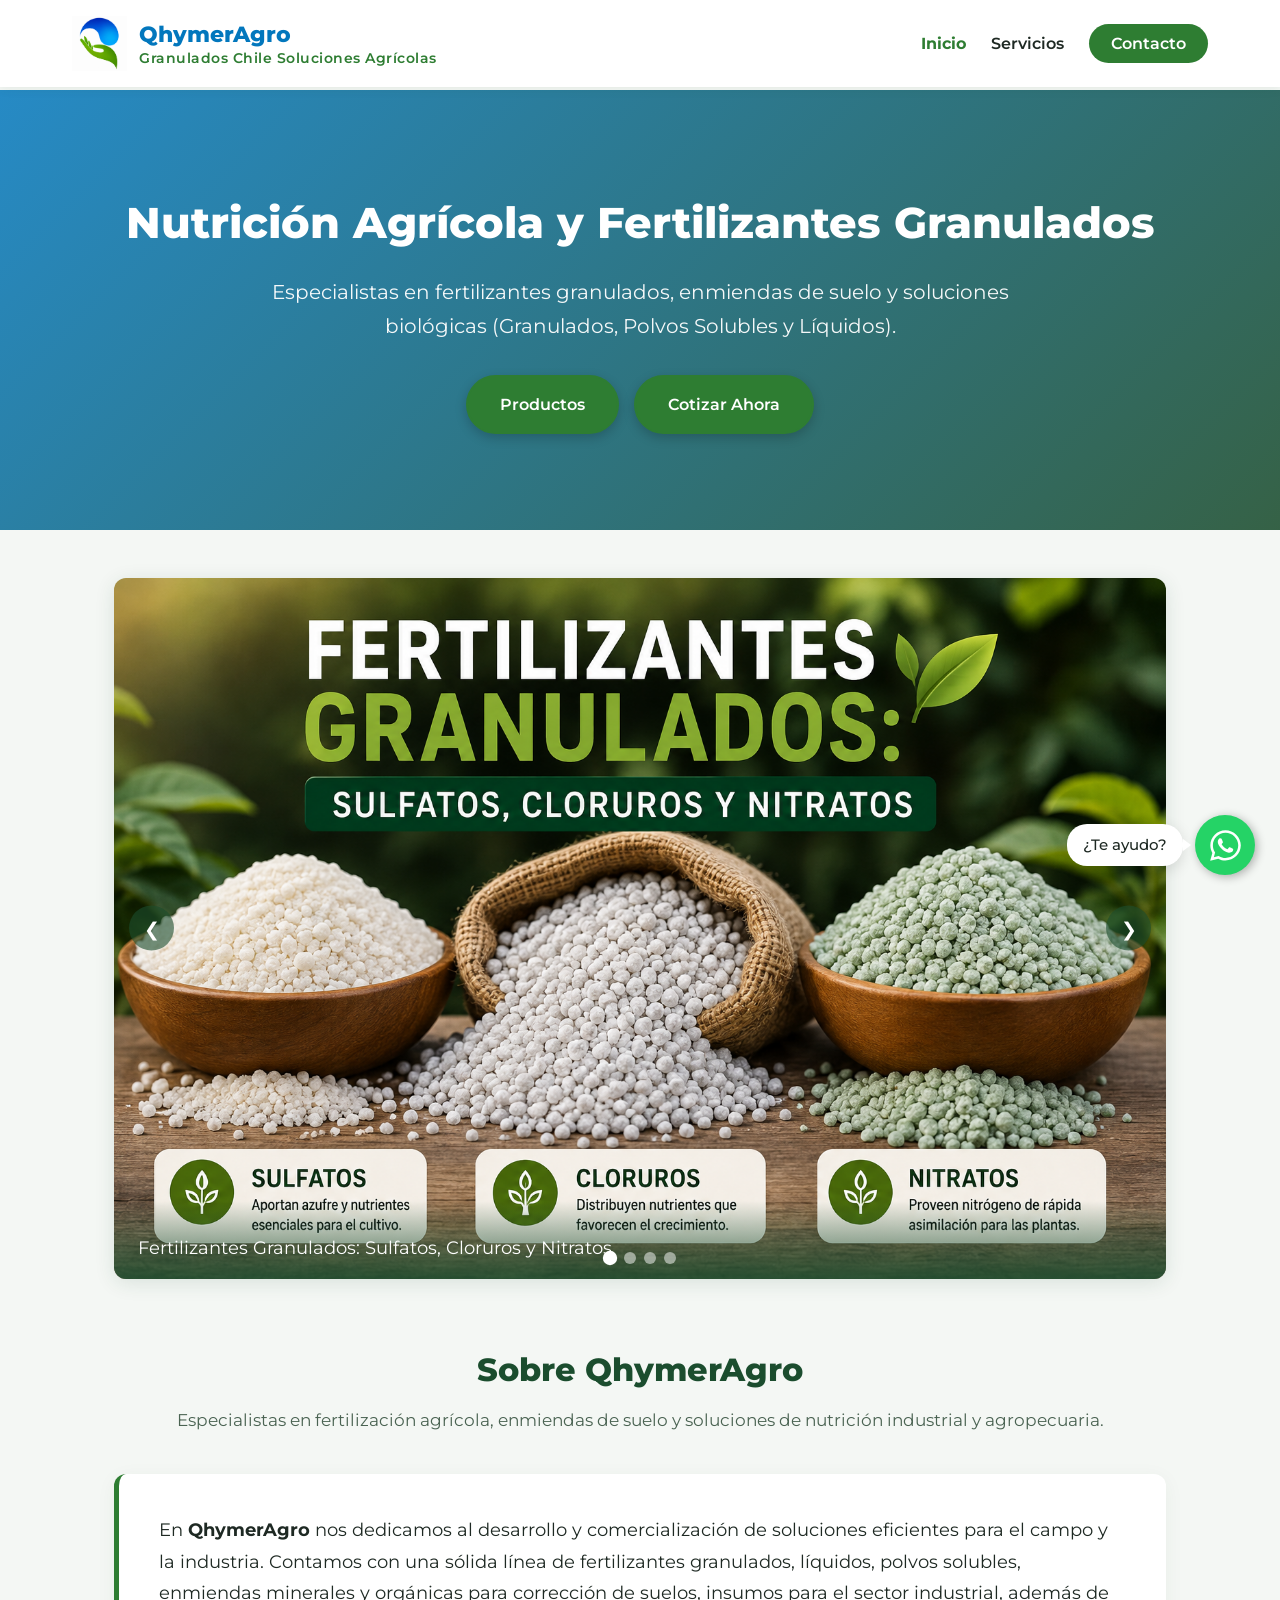
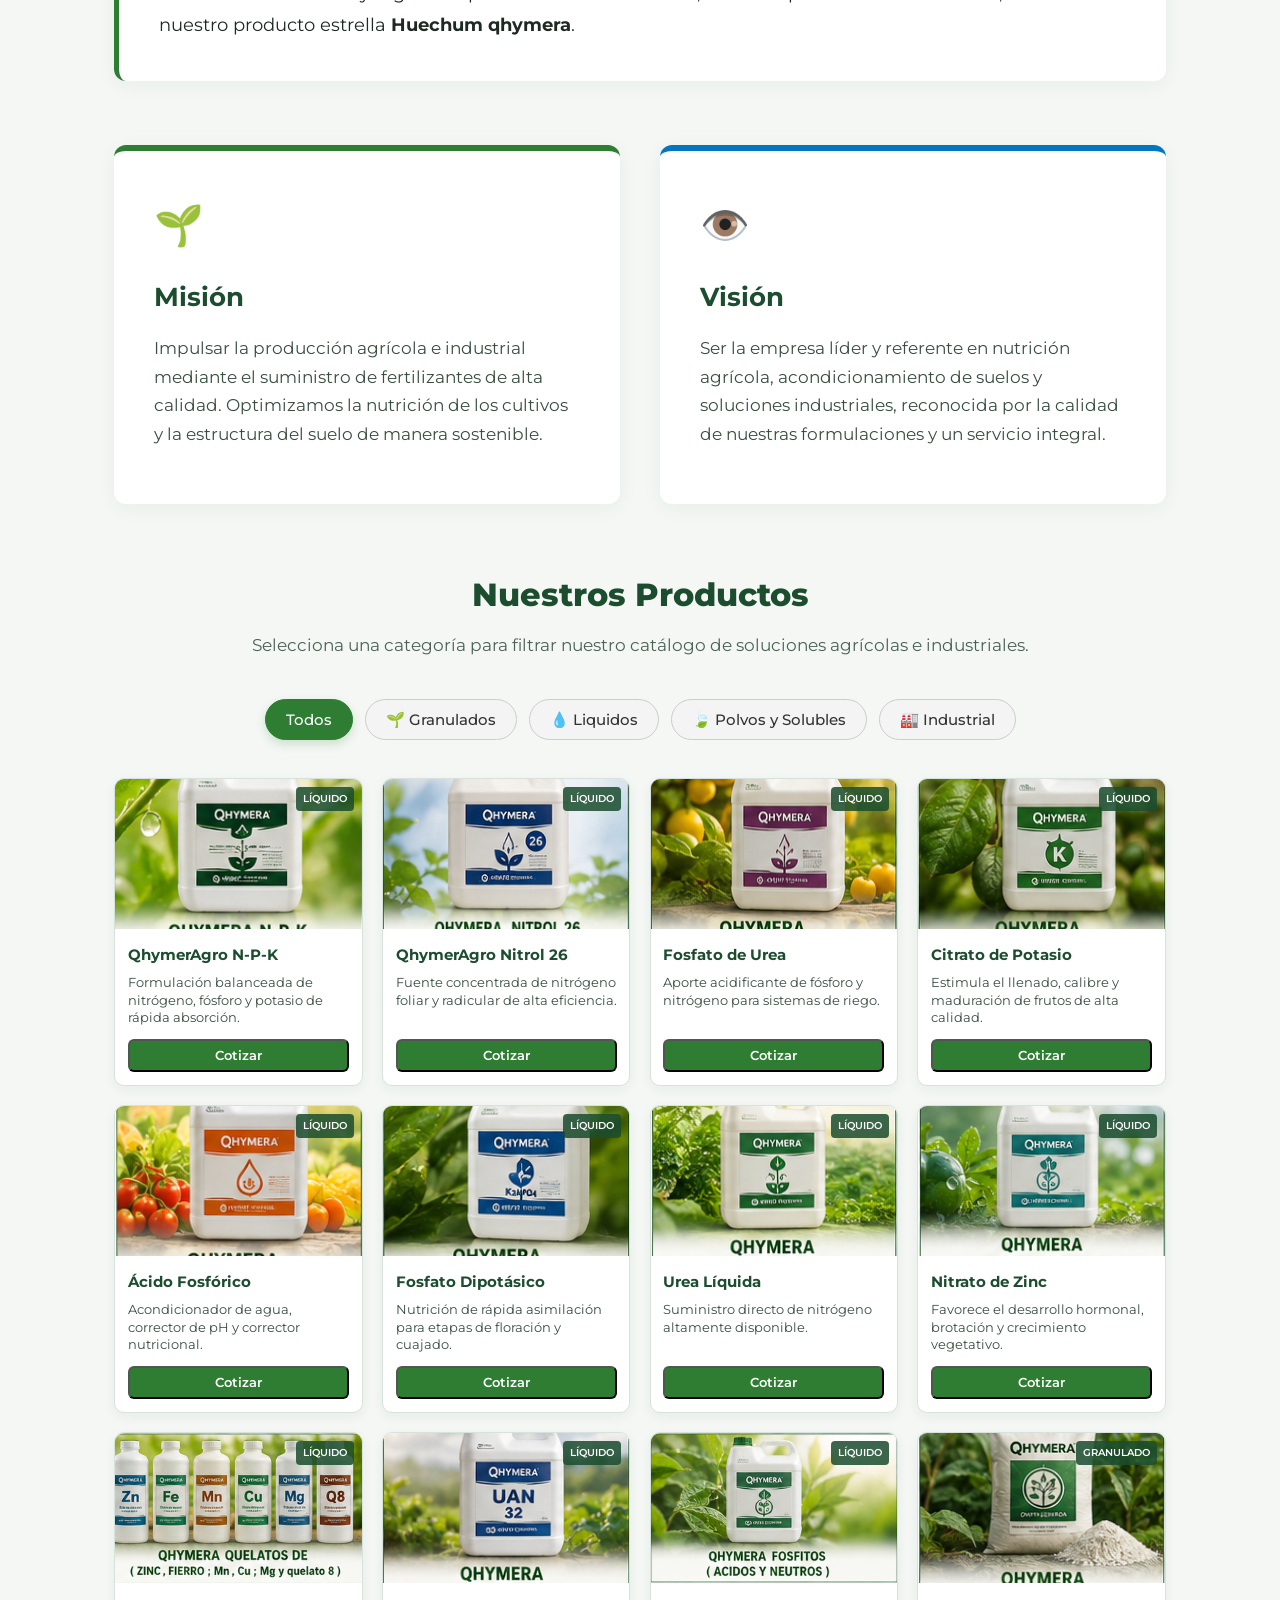
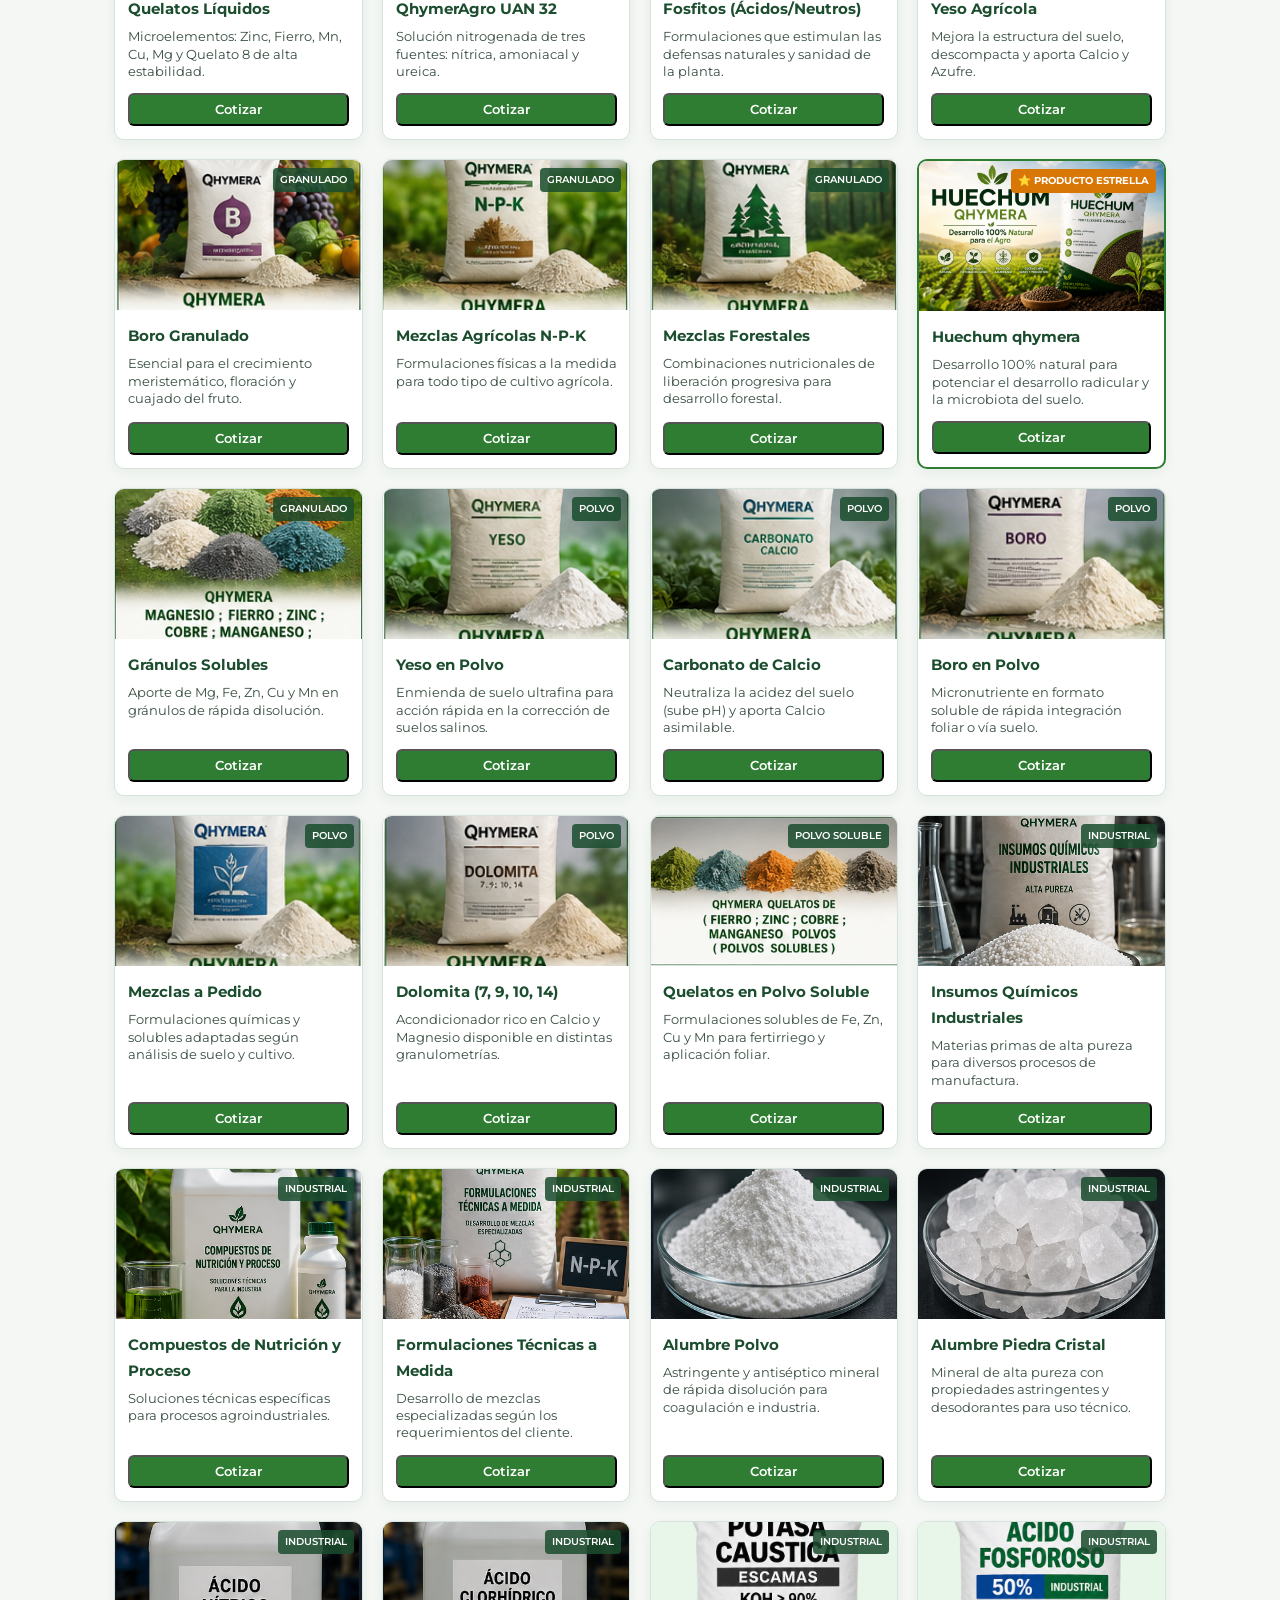
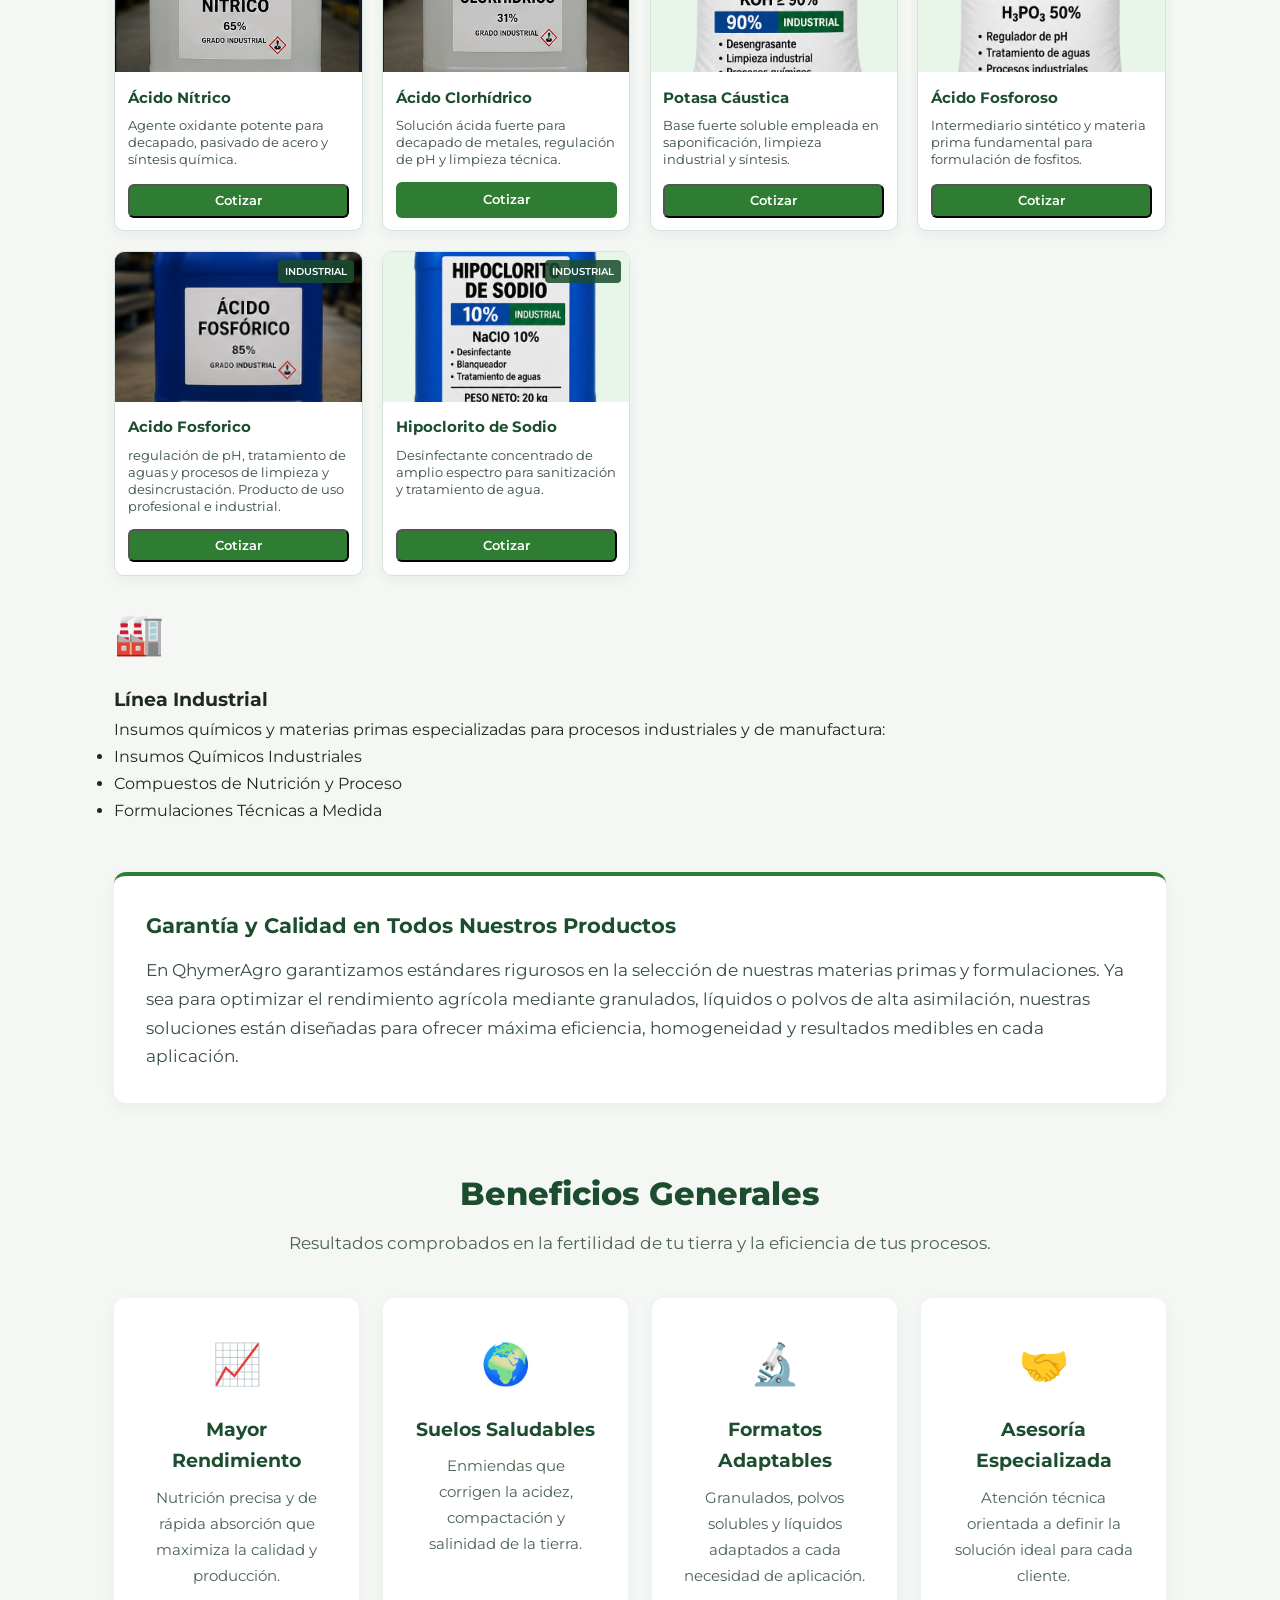
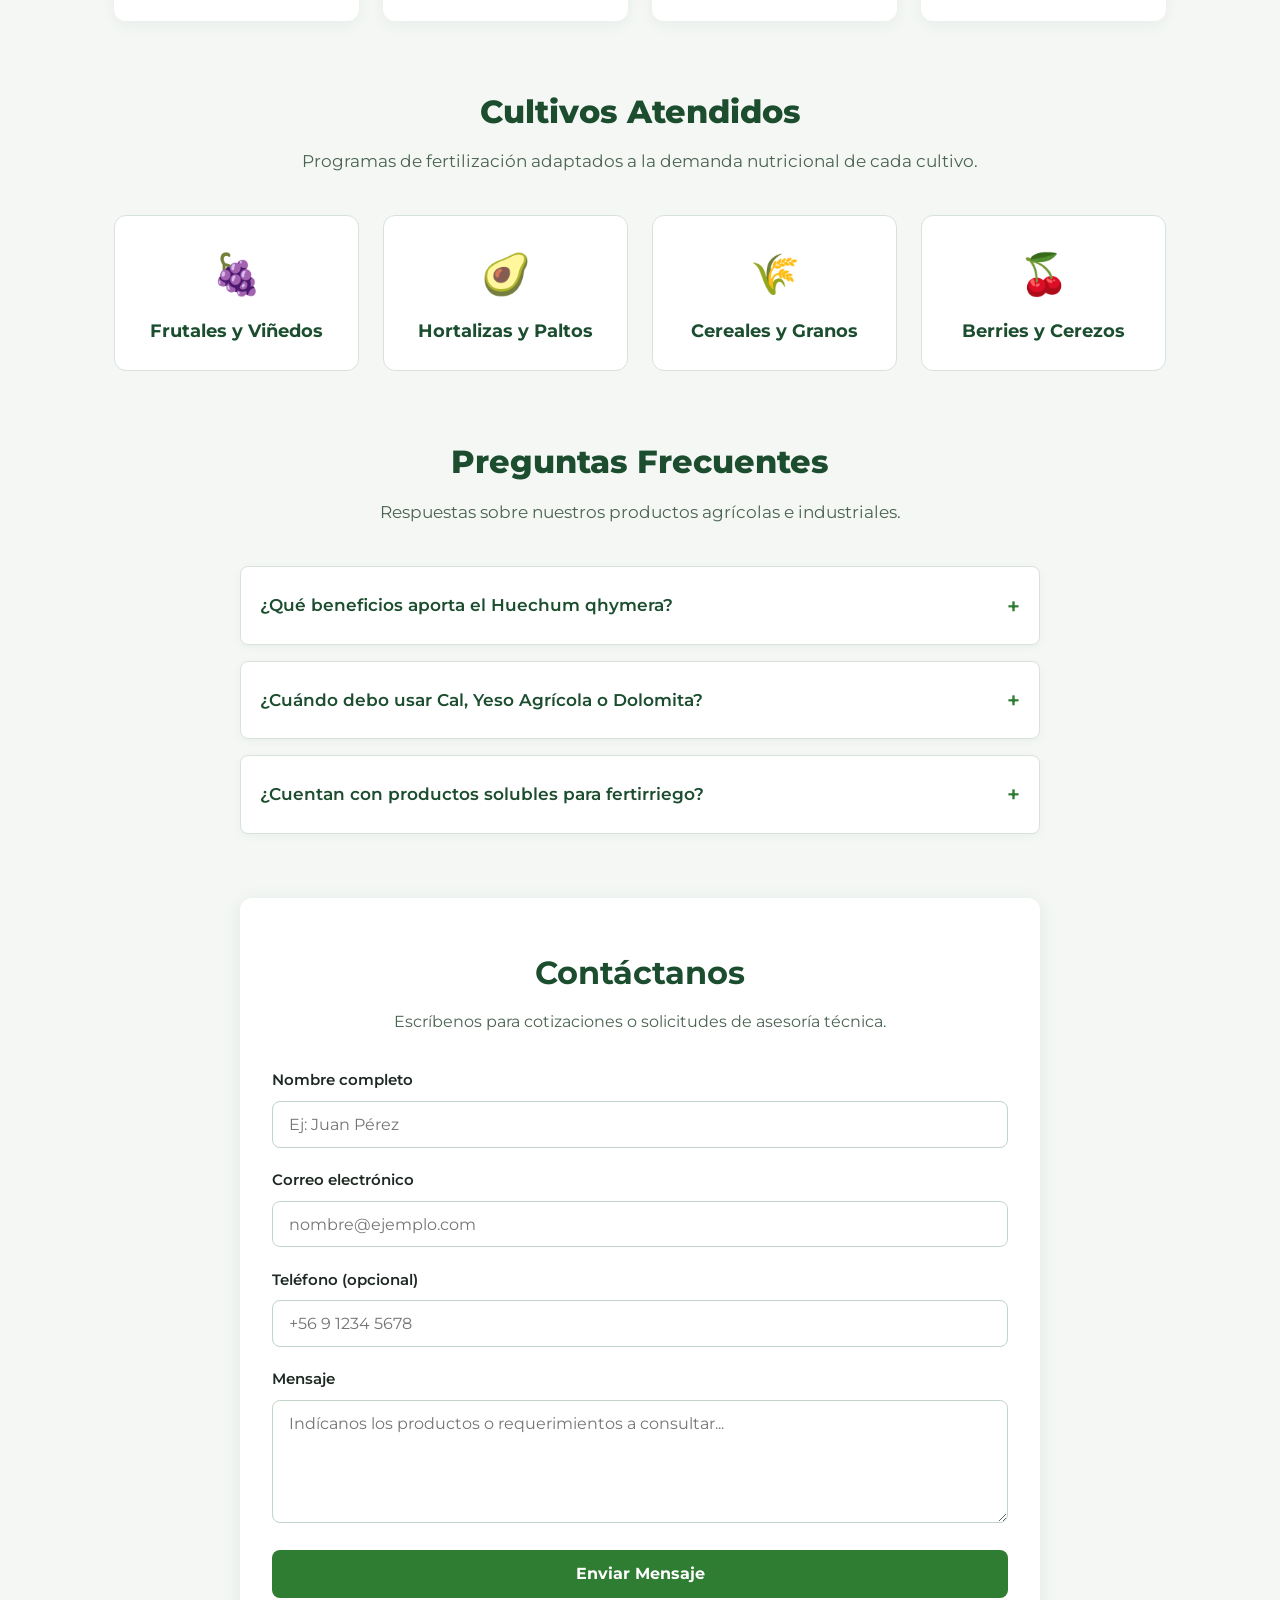
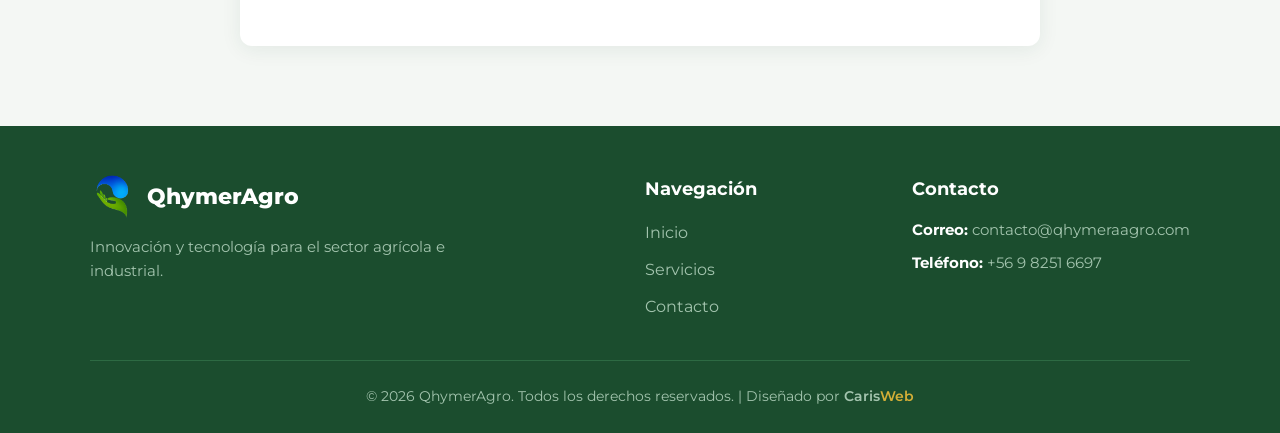
<file: index.html>
<!DOCTYPE html>
<html lang="es">
<head>
    <meta charset="UTF-8">
    <meta name="viewport" content="width=device-width, initial-scale=1.0">
    <title>QhymerAgro - Soluciones Agrícolas Sustentables</title>
    
    <!-- Meta etiquetas Open Graph -->
    <meta property="og:type" content="website">
    <meta property="og:url" content="https://www.qhymeraagro.com/">
    <meta property="og:title" content="QhymerAgro - Nutrición Agrícola y Granulados">
    <meta property="og:description" content="Especialistas en nutrición agrícola: fertilizantes granulados, enmiendas de suelo, polvos solubles, líquidos y Huechum qhymera.">
    <meta property="og:image" content="https://www.qhymeraagro.com/img/Logo1.png">
    <meta property="og:image:secure_url" content="https://www.qhymeraagro.com/img/Logo1.png">
    <meta property="og:image:type" content="image/png">
    <meta property="og:image:width" content="1254">
    <meta property="og:image:height" content="1254">

    <!-- Meta etiquetas para Twitter / X -->
    <meta name="twitter:card" content="summary_large_image">
    <meta name="twitter:url" content="https://www.qhymeraagro.com/">
    <meta name="twitter:title" content="QhymerAgro - Nutrición Agrícola y Granulados">
    <meta name="twitter:description" content="Fertilizantes granulados, enmiendas de suelo y formulaciones en polvo y líquidas a la medida.">
    <meta name="twitter:image" content="https://www.qhymeraagro.com/img/Logo1.png">

    <!-- Estilos, Fuentes y Favicon -->
    <link href="https://fonts.googleapis.com/css2?family=Roboto:wght@300;400;500;700&display=swap" rel="stylesheet">
    <link rel="stylesheet" href="styles.css">
    <link rel="icon" type="image/png" href="img/favicon.png?v=2">
</head>
<body>

    <!-- Encabezado -->
    <header>
        <div class="nav-container">
            <a href="/" class="logo-container">
                <img src="img/Logo.png" alt="Logo QhymerAgro">
                <div class="brand-text">
                    <span class="brand-name">QhymerAgro</span>
                    <span class="brand-subtitle">Granulados Chile Soluciones Agrícolas</span>
                </div>
            </a>
            <nav aria-label="Navegación principal">
                <ul>
                    <li><a href="#inicio" class="active">Inicio</a></li>
                    <li><a href="servicios.html">Servicios</a></li>
                    <li><a href="#contacto" class="nav-btn">Contacto</a></li>
                </ul>
            </nav>
        </div>
    </header>

    <!-- Sección Hero -->
    <section class="hero" id="inicio">
        <h1>Nutrición Agrícola y Fertilizantes Granulados</h1>
        <p>Especialistas en fertilizantes granulados, enmiendas de suelo y soluciones biológicas (Granulados, Polvos Solubles y Líquidos).</p>
        
        <div class="hero-buttons">
            <a href="#productos" class="hero-btn btn-mision">Productos</a>
            <a href="#contacto" class="hero-btn btn-vision">Cotizar Ahora</a>
        </div>
    </section>

    <!-- Carrusel de Galería -->
    <section class="carousel-section" id="galeria" aria-label="Galería de productos">
        <div class="carousel-container">
            <div class="carousel-slide active">
                <img src="img/granulados.png" alt="Fertilizantes Granulados Agrícolas">
                <div class="carousel-caption">Fertilizantes Granulados: Sulfatos, Cloruros y Nitratos</div>
            </div>
            
            <div class="carousel-slide">
                <img src="img/enmiendas.png" alt="Enmiendas Agrícolas de Suelo">
                <div class="carousel-caption">Enmiendas Agrícolas: Cal, Yeso, Dolomita y Guano Rojo</div>
            </div>

            <div class="carousel-slide">
                <img src="img/polvos_liquidos.png" alt="Formulaciones Solubles en Polvo y Líquidas">
                <div class="carousel-caption">Formulaciones Especializadas: Polvos Solubles y Bioestimulantes Líquidos</div>
            </div>

            <div class="carousel-slide">
                <img src="img/suelos_fertiles.png" alt="Producto estrella Huechum qhymera">
                <div class="carousel-caption">Huechum qhymera: Desarrollo 100% Natural para el Agro</div>
            </div>

            <button class="carousel-btn prev-btn" aria-label="Imagen anterior">&#10094;</button>
            <button class="carousel-btn next-btn" aria-label="Siguiente imagen">&#10095;</button>

            <div class="carousel-dots">
                <span class="dot active"></span>
                <span class="dot"></span>
                <span class="dot"></span>
                <span class="dot"></span>
            </div>
        </div>
    </section>

    <!-- Sobre la Empresa -->
    <section class="section-container" id="sobre-nosotros">
        <div class="section-title">
            <h2>Sobre QhymerAgro</h2>
            <p>Especialistas en fertilización agrícola, enmiendas de suelo y soluciones de nutrición industrial y agropecuaria.</p>
        </div>
        <div class="about-content">
            <p>En <strong>QhymerAgro</strong> nos dedicamos al desarrollo y comercialización de soluciones eficientes para el campo y la industria. Contamos con una sólida línea de fertilizantes granulados, líquidos, polvos solubles, enmiendas minerales y orgánicas para corrección de suelos, insumos para el sector industrial, además de nuestro producto estrella <strong>Huechum qhymera</strong>.</p>
        </div>
    </section>

    <!-- Misión y Visión -->
    <main class="container">
        <div class="grid-cards">
            <article class="card" id="mision">
                <div class="card-icon" aria-hidden="true">🌱</div>
                <h2>Misión</h2>
                <p>
                    Impulsar la producción agrícola e industrial mediante el suministro de fertilizantes de alta calidad. Optimizamos la nutrición de los cultivos y la estructura del suelo de manera sostenible.
                </p>
            </article>

            <article class="card vision-card" id="vision">
                <div class="card-icon" aria-hidden="true">👁️</div>
                <h2>Visión</h2>
                <p>
                    Ser la empresa líder y referente en nutrición agrícola, acondicionamiento de suelos y soluciones industriales, reconocida por la calidad de nuestras formulaciones y un servicio integral.
                </p>
            </article>
        </div>
    </main>

<!-- Sección de Productos Unificada con Filtros -->
<section class="section-container" id="productos">
    <div class="section-title">
        <h2>Nuestros Productos</h2>
        <p>Selecciona una categoría para filtrar nuestro catálogo de soluciones agrícolas e industriales.</p>
    </div>

    <!-- Barra de Filtros -->
    <div class="filter-buttons">
        <button class="filter-btn active" data-filter="all">Todos</button>
        <button class="filter-btn" data-filter="granulados">🌱 Granulados</button>
        <button class="filter-btn" data-filter="liquidos">💧 Liquidos</button>
        <button class="filter-btn" data-filter="polvos">🍃 Polvos y Solubles</button>
        <button class="filter-btn" data-filter="industrial">🏭 Industrial</button>
    </div>

    <!-- Catálogo Único de Productos -->
    <div class="products-catalog-grid">

        <!-- LÍQUIDOS -->
        <article class="product-item-card" data-category="liquidos">
            <div class="product-img-wrapper">
                <img src="img/polvos_liquidos1.png" alt="QhymerAgro N-P-K">
                <span class="product-badge">Líquido</span>
            </div>
            <div class="product-info">
                <h4 class="product-title">QhymerAgro N-P-K</h4>
                <p class="product-description">Formulación balanceada de nitrógeno, fósforo y potasio de rápida absorción.</p>
                <button class="product-btn">Cotizar</button></a>
            </div>
        </article>

        <article class="product-item-card" data-category="liquidos">
            <div class="product-img-wrapper">
                <img src="img/polvos_liquidos2.png" alt="QhymerAgro Nitrol 26">
                <span class="product-badge">Líquido</span>
            </div>
            <div class="product-info">
                <h4 class="product-title">QhymerAgro Nitrol 26</h4>
                <p class="product-description">Fuente concentrada de nitrógeno foliar y radicular de alta eficiencia.</p>
                <button class="product-btn">Cotizar</button></a>
            </div>
        </article>

        <article class="product-item-card" data-category="liquidos">
            <div class="product-img-wrapper">
                <img src="img/polvos_liquidos3.png" alt="QhymerAgro Fosfato de Urea">
                <span class="product-badge">Líquido</span>
            </div>
            <div class="product-info">
                <h4 class="product-title">Fosfato de Urea</h4>
                <p class="product-description">Aporte acidificante de fósforo y nitrógeno para sistemas de riego.</p>
                <button class="product-btn">Cotizar</button></a>
            </div>
        </article>

        <article class="product-item-card" data-category="liquidos">
            <div class="product-img-wrapper">
                <img src="img/polvos_liquidos4.png" alt="QhymerAgro Citrato de Potasio">
                <span class="product-badge">Líquido</span>
            </div>
            <div class="product-info">
                <h4 class="product-title">Citrato de Potasio</h4>
                <p class="product-description">Estimula el llenado, calibre y maduración de frutos de alta calidad.</p>
                <button class="product-btn">Cotizar</button></a>
            </div>
        </article>

        <article class="product-item-card" data-category="liquidos">
            <div class="product-img-wrapper">
                <img src="img/polvos_liquidos5.png" alt="QhymerAgro Ácido Fosfórico">
                <span class="product-badge">Líquido</span>
            </div>
            <div class="product-info">
                <h4 class="product-title">Ácido Fosfórico</h4>
                <p class="product-description">Acondicionador de agua, corrector de pH y corrector nutricional.</p>
                <button class="product-btn">Cotizar</button></a>
            </div>
        </article>

        <article class="product-item-card" data-category="liquidos">
            <div class="product-img-wrapper">
                <img src="img/polvos_liquidos6.png" alt="QhymerAgro Fosfato Dipotásico">
                <span class="product-badge">Líquido</span>
            </div>
            <div class="product-info">
                <h4 class="product-title">Fosfato Dipotásico</h4>
                <p class="product-description">Nutrición de rápida asimilación para etapas de floración y cuajado.</p>
                <button class="product-btn">Cotizar</button></a>
            </div>
        </article>

        <article class="product-item-card" data-category="liquidos">
            <div class="product-img-wrapper">
                <img src="img/polvos_liquidos7.png" alt="QhymerAgro Urea Líquida">
                <span class="product-badge">Líquido</span>
            </div>
            <div class="product-info">
                <h4 class="product-title">Urea Líquida</h4>
                <p class="product-description">Suministro directo de nitrógeno altamente disponible.</p>
                <button class="product-btn">Cotizar</button></a>
            </div>
        </article>

        <article class="product-item-card" data-category="liquidos">
            <div class="product-img-wrapper">
                <img src="img/polvos_liquidos8.png" alt="QhymerAgro Nitrato de Zinc">
                <span class="product-badge">Líquido</span>
            </div>
            <div class="product-info">
                <h4 class="product-title">Nitrato de Zinc</h4>
                <p class="product-description">Favorece el desarrollo hormonal, brotación y crecimiento vegetativo.</p>
                <button class="product-btn">Cotizar</button></a>
            </div>
        </article>

        <article class="product-item-card" data-category="liquidos">
            <div class="product-img-wrapper">
                <img src="img/polvos_liquidos9.png" alt="QhymerAgro Quelatos Líquidos">
                <span class="product-badge">Líquido</span>
            </div>
            <div class="product-info">
                <h4 class="product-title">Quelatos Líquidos</h4>
                <p class="product-description">Microelementos: Zinc, Fierro, Mn, Cu, Mg y Quelato 8 de alta estabilidad.</p>
                <button class="product-btn">Cotizar</button></a>
            </div>
        </article>

        <article class="product-item-card" data-category="liquidos">
            <div class="product-img-wrapper">
                <img src="img/polvos_liquidos10.png" alt="QhymerAgro UAN 32">
                <span class="product-badge">Líquido</span>
            </div>
            <div class="product-info">
                <h4 class="product-title">QhymerAgro UAN 32</h4>
                <p class="product-description">Solución nitrogenada de tres fuentes: nítrica, amoniacal y ureica.</p>
                <button class="product-btn">Cotizar</button></a>
            </div>
        </article>

        <article class="product-item-card" data-category="liquidos">
            <div class="product-img-wrapper">
                <img src="img/polvos_liquidos11.png" alt="QhymerAgro Fosfitos">
                <span class="product-badge">Líquido</span>
            </div>
            <div class="product-info">
                <h4 class="product-title">Fosfitos (Ácidos/Neutros)</h4>
                <p class="product-description">Formulaciones que estimulan las defensas naturales y sanidad de la planta.</p>
                <button class="product-btn">Cotizar</button></a>
            </div>
        </article>

        <!-- GRANULADOS -->
        <article class="product-item-card" data-category="granulados">
            <div class="product-img-wrapper">
                <img src="img/enmiendas1.png" alt="QhymerAgro Yeso Agrícola Granulado">
                <span class="product-badge">Granulado</span>
            </div>
            <div class="product-info">
                <h4 class="product-title">Yeso Agrícola</h4>
                <p class="product-description">Mejora la estructura del suelo, descompacta y aporta Calcio y Azufre.</p>
                <button class="product-btn">Cotizar</button></a>
            </div>
        </article>

        <article class="product-item-card" data-category="granulados">
            <div class="product-img-wrapper">
                <img src="img/enmiendas2.png" alt="QhymerAgro Boro Granulado">
                <span class="product-badge">Granulado</span>
            </div>
            <div class="product-info">
                <h4 class="product-title">Boro Granulado</h4>
                <p class="product-description">Esencial para el crecimiento meristemático, floración y cuajado del fruto.</p>
                <button class="product-btn">Cotizar</button></a>
            </div>
        </article>

        <article class="product-item-card" data-category="granulados">
            <div class="product-img-wrapper">
                <img src="img/enmiendas3.png" alt="QhymerAgro Mezclas Agrícolas N-P-K">
                <span class="product-badge">Granulado</span>
            </div>
            <div class="product-info">
                <h4 class="product-title">Mezclas Agrícolas N-P-K</h4>
                <p class="product-description">Formulaciones físicas a la medida para todo tipo de cultivo agrícola.</p>
                <button class="product-btn">Cotizar</button></a>
            </div>
        </article>

        <article class="product-item-card" data-category="granulados">
            <div class="product-img-wrapper">
                <img src="img/enmiendas4.png" alt="QhymerAgro Mezclas Forestales">
                <span class="product-badge">Granulado</span>
            </div>
            <div class="product-info">
                <h4 class="product-title">Mezclas Forestales</h4>
                <p class="product-description">Combinaciones nutricionales de liberación progresiva para desarrollo forestal.</p>
                <button class="product-btn">Cotizar</button></a>
            </div>
        </article>

        <article class="product-item-card featured-product" data-category="granulados">
            <div class="product-img-wrapper">
                <img src="img/suelos_fertiles.png" alt="Huechum qhymera">
                <span class="product-badge badge-star">⭐ Producto Estrella</span>
            </div>
            <div class="product-info">
                <h4 class="product-title">Huechum qhymera</h4>
                <p class="product-description">Desarrollo 100% natural para potenciar el desarrollo radicular y la microbiota del suelo.</p>
                <button class="product-btn">Cotizar</button></a>
            </div>
        </article>

        <article class="product-item-card" data-category="granulados">
            <div class="product-img-wrapper">
                <img src="img/enmiendas6.png" alt="QhymerAgro Gránulos Solubles">
                <span class="product-badge">Granulado</span>
            </div>
            <div class="product-info">
                <h4 class="product-title">Gránulos Solubles</h4>
                <p class="product-description">Aporte de Mg, Fe, Zn, Cu y Mn en gránulos de rápida disolución.</p>
                <button class="product-btn">Cotizar</button></a>
            </div>
        </article>

        <!-- POLVOS Y SOLUBLES -->
        <article class="product-item-card" data-category="polvos">
            <div class="product-img-wrapper">
                <img src="img/polvos.png" alt="QhymerAgro Yeso Polvo">
                <span class="product-badge">Polvo</span>
            </div>
            <div class="product-info">
                <h4 class="product-title">Yeso en Polvo</h4>
                <p class="product-description">Enmienda de suelo ultrafina para acción rápida en la corrección de suelos salinos.</p>
                <button class="product-btn">Cotizar</button></a>
            </div>
        </article>

        <article class="product-item-card" data-category="polvos">
            <div class="product-img-wrapper">
                <img src="img/polvos1.png" alt="QhymerAgro Carbonato de Calcio">
                <span class="product-badge">Polvo</span>
            </div>
            <div class="product-info">
                <h4 class="product-title">Carbonato de Calcio</h4>
                <p class="product-description">Neutraliza la acidez del suelo (sube pH) y aporta Calcio asimilable.</p>
                <button class="product-btn">Cotizar</button></a>
            </div>
        </article>

        <article class="product-item-card" data-category="polvos">
            <div class="product-img-wrapper">
                <img src="img/polvos2.png" alt="QhymerAgro Boro Polvo">
                <span class="product-badge">Polvo</span>
            </div>
            <div class="product-info">
                <h4 class="product-title">Boro en Polvo</h4>
                <p class="product-description">Micronutriente en formato soluble de rápida integración foliar o vía suelo.</p>
                <button class="product-btn">Cotizar</button></a>
            </div>
        </article>

        <article class="product-item-card" data-category="polvos">
            <div class="product-img-wrapper">
                <img src="img/polvos3.png" alt="QhymerAgro Mezclas a Pedido">
                <span class="product-badge">Polvo</span>
            </div>
            <div class="product-info">
                <h4 class="product-title">Mezclas a Pedido</h4>
                <p class="product-description">Formulaciones químicas y solubles adaptadas según análisis de suelo y cultivo.</p>
                <button class="product-btn">Cotizar</button></a>
            </div>
        </article>

        <article class="product-item-card" data-category="polvos">
            <div class="product-img-wrapper">
                <img src="img/polvos4.png" alt="QhymerAgro Dolomita">
                <span class="product-badge">Polvo</span>
            </div>
            <div class="product-info">
                <h4 class="product-title">Dolomita (7, 9, 10, 14)</h4>
                <p class="product-description">Acondicionador rico en Calcio y Magnesio disponible en distintas granulometrías.</p>
                <button class="product-btn">Cotizar</button></a>
            </div>
        </article>

        <article class="product-item-card" data-category="polvos">
            <div class="product-img-wrapper">
                <img src="img/polvos5.png" alt="QhymerAgro Quelatos Polvo Soluble">
                <span class="product-badge">Polvo Soluble</span>
            </div>
            <div class="product-info">
                <h4 class="product-title">Quelatos en Polvo Soluble</h4>
                <p class="product-description">Formulaciones solubles de Fe, Zn, Cu y Mn para fertirriego y aplicación foliar.</p>
                <button class="product-btn">Cotizar</button></a>
            </div>
        </article>

<!-- INDUSTRIAL -->
        <article class="product-item-card" data-category="industrial">
            <div class="product-img-wrapper">
                <img src="img/insumos1.png" alt="Insumos Químicos Industriales">
                <span class="product-badge">Industrial</span>
            </div>
            <div class="product-info">
                <h4 class="product-title">Insumos Químicos Industriales</h4>
                <p class="product-description">Materias primas de alta pureza para diversos procesos de manufactura.</p>
                <button class="product-btn">Cotizar</button></a>
            </div>
        </article>

        <article class="product-item-card" data-category="industrial">
            <div class="product-img-wrapper">
                <img src="img/insumos2.png" alt="Compuestos de Nutrición y Proceso">
                <span class="product-badge">Industrial</span>
            </div>
            <div class="product-info">
                <h4 class="product-title">Compuestos de Nutrición y Proceso</h4>
                <p class="product-description">Soluciones técnicas específicas para procesos agroindustriales.</p>
                <button class="product-btn">Cotizar</button></a>
            </div>
        </article>

        <article class="product-item-card" data-category="industrial">
            <div class="product-img-wrapper">
                <img src="img/insumos3.png" alt="Formulaciones Técnicas a Medida">
                <span class="product-badge">Industrial</span>
            </div>
            <div class="product-info">
                <h4 class="product-title">Formulaciones Técnicas a Medida</h4>
                <p class="product-description">Desarrollo de mezclas especializadas según los requerimientos del cliente.</p>
                <button class="product-btn">Cotizar</button></a>
            </div>
        </article>

        <article class="product-item-card" data-category="industrial">
            <div class="product-img-wrapper">
                <img src="img/insumos_alumbre_polvo.png" alt="Alumbre Polvo">
                <span class="product-badge">Industrial</span>
            </div>
            <div class="product-info">
                <h4 class="product-title">Alumbre Polvo</h4>
                <p class="product-description">Astringente y antiséptico mineral de rápida disolución para coagulación e industria.</p>
                <button class="product-btn">Cotizar</button></a>
            </div>
        </article>

        <article class="product-item-card" data-category="industrial">
            <div class="product-img-wrapper">
                <img src="img/insumos_alumbre_cristal.png" alt="Alumbre Piedra Cristal">
                <span class="product-badge">Industrial</span>
            </div>
            <div class="product-info">
                <h4 class="product-title">Alumbre Piedra Cristal</h4>
                <p class="product-description">Mineral de alta pureza con propiedades astringentes y desodorantes para uso técnico.</p>
                <button class="product-btn">Cotizar</button></a>
            </div>
        </article>

        <article class="product-item-card" data-category="industrial">
            <div class="product-img-wrapper">
                <img src="img/insumos_acido_nitrico.png" alt="Ácido Nítrico">
                <span class="product-badge">Industrial</span>
            </div>
            <div class="product-info">
                <h4 class="product-title">Ácido Nítrico</h4>
                <p class="product-description">Agente oxidante potente para decapado, pasivado de acero y síntesis química.</p>
                <button class="product-btn">Cotizar</button></a>
            </div>
        </article>

        <article class="product-item-card" data-category="industrial">
            <div class="product-img-wrapper">
                <img src="img/insumos_acido_clorhidrico.png" alt="Ácido Clorhídrico">
                <span class="product-badge">Industrial</span>
            </div>
            <div class="product-info">
                <h4 class="product-title">Ácido Clorhídrico</h4>
                <p class="product-description">Solución ácida fuerte para decapado de metales, regulación de pH y limpieza técnica.</p>
                <a href="https://wa.me/+56982516697?text=Hola,%20me%20gustaría%20obtener%20más%20información%20sobre%20sus%20productos" class="product-btn">Cotizar</a>
            </div>
        </article>

        <article class="product-item-card" data-category="industrial">
            <div class="product-img-wrapper">
                <img src="img/insumos_potasa_caustica.png" alt="Potasa Cáustica">
                <span class="product-badge">Industrial</span>
            </div>
            <div class="product-info">
                <h4 class="product-title">Potasa Cáustica</h4>
                <p class="product-description">Base fuerte soluble empleada en saponificación, limpieza industrial y síntesis.</p>
                <button class="product-btn">Cotizar</button></a>
            </div>
        </article>

        <article class="product-item-card" data-category="industrial">
            <div class="product-img-wrapper">
                <img src="img/insumos_acido_fosforoso.png" alt="Ácido Fosforoso">
                <span class="product-badge">Industrial</span>
            </div>
            <div class="product-info">
                <h4 class="product-title">Ácido Fosforoso</h4>
                <p class="product-description">Intermediario sintético y materia prima fundamental para formulación de fosfitos.</p>
                <button class="product-btn">Cotizar</button></a>
            </div>
        </article>

        <article class="product-item-card" data-category="industrial">
            <div class="product-img-wrapper">
                <img src="img/insumos_acido_fosforico.png" alt="Acido Fosforico">
                <span class="product-badge">Industrial</span>
            </div>
            <div class="product-info">
                <h4 class="product-title">Acido Fosforico</h4>
                <p class="product-description">regulación de pH, tratamiento de aguas y procesos de limpieza y desincrustación. Producto de uso profesional e industrial.</p>
                <button class="product-btn">Cotizar</button></a>
            </div>
        </article>
                <article class="product-item-card" data-category="industrial">
            <div class="product-img-wrapper">
                <img src="img/insumos_hipoclorito.png" alt="Hipoclorito de Sodio">
                <span class="product-badge">Industrial</span>
            </div>
            <div class="product-info">
                <h4 class="product-title">Hipoclorito de Sodio</h4>
                <p class="product-description">Desinfectante concentrado de amplio espectro para sanitización y tratamiento de agua.</p>
                <button class="product-btn">Cotizar</button></a>
            </div>
        </article>

    </div>
        <!-- PARTE INDUSTRIAL -->
        <div class="industrial-card">
            <div class="industrial-header">
                <span class="card-icon" aria-hidden="true">🏭</span>
                <h3>Línea Industrial</h3>
            </div>
            <p>Insumos químicos y materias primas especializadas para procesos industriales y de manufactura:</p>
            <ul>
                <li>Insumos Químicos Industriales</li>
                <li>Compuestos de Nutrición y Proceso</li>
                <li>Formulaciones Técnicas a Medida</li>
            </ul>
        </div>

        <!-- GARANTÍA Y CALIDAD -->
        <div class="products-description">
            <h3>Garantía y Calidad en Todos Nuestros Productos</h3>
            <p>
                En QhymerAgro garantizamos estándares rigurosos en la selección de nuestras materias primas y formulaciones. Ya sea para optimizar el rendimiento agrícola mediante granulados, líquidos o polvos de alta asimilación, nuestras soluciones están diseñadas para ofrecer máxima eficiencia, homogeneidad y resultados medibles en cada aplicación.
            </p>
        </div>
    </section>

    <!-- Beneficios -->
    <section class="section-container benefits-section" id="beneficios">
        <div class="section-title">
            <h2>Beneficios Generales</h2>
            <p>Resultados comprobados en la fertilidad de tu tierra y la eficiencia de tus procesos.</p>
        </div>
        <div class="benefits-grid">
            <div class="benefit-item">
                <div class="benefit-icon" aria-hidden="true">📈</div>
                <h3>Mayor Rendimiento</h3>
                <p>Nutrición precisa y de rápida absorción que maximiza la calidad y producción.</p>
            </div>
            <div class="benefit-item">
                <div class="benefit-icon" aria-hidden="true">🌍</div>
                <h3>Suelos Saludables</h3>
                <p>Enmiendas que corrigen la acidez, compactación y salinidad de la tierra.</p>
            </div>
            <div class="benefit-item">
                <div class="benefit-icon" aria-hidden="true">🔬</div>
                <h3>Formatos Adaptables</h3>
                <p>Granulados, polvos solubles y líquidos adaptados a cada necesidad de aplicación.</p>
            </div>
            <div class="benefit-item">
                <div class="benefit-icon" aria-hidden="true">🤝</div>
                <h3>Asesoría Especializada</h3>
                <p>Atención técnica orientada a definir la solución ideal para cada cliente.</p>
            </div>
        </div>
    </section>

    <!-- Cultivos Atendidos -->
    <section class="section-container" id="cultivos">
        <div class="section-title">
            <h2>Cultivos Atendidos</h2>
            <p>Programas de fertilización adaptados a la demanda nutricional de cada cultivo.</p>
        </div>
        <div class="crops-grid">
            <div class="crop-card">
                <span class="crop-emoji" aria-hidden="true">🍇</span>
                <h3>Frutales y Viñedos</h3>
            </div>
            <div class="crop-card">
                <span class="crop-emoji" aria-hidden="true">🥑</span>
                <h3>Hortalizas y Paltos</h3>
            </div>
            <div class="crop-card">
                <span class="crop-emoji" aria-hidden="true">🌾</span>
                <h3>Cereales y Granos</h3>
            </div>
            <div class="crop-card">
                <span class="crop-emoji" aria-hidden="true">🍒</span>
                <h3>Berries y Cerezos</h3>
            </div>
        </div>
    </section>

    <!-- Preguntas Frecuentes -->
    <section class="section-container" id="faq">
        <div class="section-title">
            <h2>Preguntas Frecuentes</h2>
            <p>Respuestas sobre nuestros productos agrícolas e industriales.</p>
        </div>
        <div class="faq-container">
            <details class="faq-item">
                <summary class="faq-question">¿Qué beneficios aporta el Huechum qhymera?</summary>
                <div class="faq-answer">
                    <p>Es un desarrollo de origen natural que estimula la microbiota del suelo, potencia el crecimiento de raíces y optimiza el aprovechamiento de los fertilizantes aplicados.</p>
                </div>
            </details>
            <details class="faq-item">
                <summary class="faq-question">¿Cuándo debo usar Cal, Yeso Agrícola o Dolomita?</summary>
                <div class="faq-answer">
                    <p>La Cal corrige suelos ácidos aumentando el pH; el Yeso descompacta y neutraliza el exceso de sodio sin alterar el pH; y la Dolomita aporta un equilibrio de Calcio y Magnesio. Te asesoramos según tu análisis de suelo.</p>
                </div>
            </details>
            <details class="faq-item">
                <summary class="faq-question">¿Cuentan con productos solubles para fertirriego?</summary>
                <div class="faq-answer">
                    <p>Sí, disponemos de polvos totalmente solubles y formulaciones líquidas ideales para incorporarse mediante sistemas de riego por goteo o aspersión.</p>
                </div>
            </details>
        </div>
    </section>

    <!-- Botón Flotante de WhatsApp -->
    <div class="whatsapp-container">
        <div class="whatsapp-tooltip">¿Te ayudo?</div>
        <a href="https://wa.me/+56982516697?text=Hola,%20me%20gustaría%20obtener%20más%20información%20sobre%20sus%20productos" class="whatsapp-float" target="_blank" rel="noopener noreferrer" title="Contactar por WhatsApp">
            <svg xmlns="http://www.w3.org/2000/svg" viewBox="0 0 448 512" aria-hidden="true">
                <path fill="currentColor" d="M380.9 97.1C339 55.1 283.2 32 223.9 32c-122.4 0-222 99.6-222 222 0 39.1 10.2 77.3 29.6 111L0 480l117.7-30.9c32.4 17.7 68.9 27 106.1 27h.1c122.3 0 224.1-99.6 224.1-222 0-59.3-25.2-115-67.1-157zm-157 341.6c-33.2 0-65.7-8.9-94-25.7l-6.7-4-69.8 18.3 18.6-68.1-4.4-7c-18.5-29.4-28.2-63.3-28.2-98.2 0-101.7 82.8-184.5 184.6-184.5 49.3 0 95.6 19.2 130.4 54.1 34.8 34.9 56.2 81.2 56.1 130.5 0 101.8-84.9 184.6-186.6 184.6zm101.2-138.2c-5.5-2.8-32.8-16.2-37.9-18-5.1-1.9-8.8-2.8-12.5 2.8-3.7 5.6-14.3 18-17.6 21.8-3.2 3.7-6.5 4.2-12 1.4-32.6-16.3-54-29.1-75.5-66-5.7-9.8 5.7-9.1 16.3-30.3 1.8-3.7.9-6.9-.5-9.7-1.4-2.8-12.5-30.1-17.1-41.2-4.5-10.8-9.1-9.3-12.5-9.5-3.2-.2-6.9-.2-10.6-.2-3.7 0-9.7 1.4-14.8 6.9-5.1 5.6-19.4 19-19.4 46.3 0 27.3 19.9 53.7 22.6 57.4 2.8 3.7 39.1 59.7 94.8 83.8 35.2 15.2 49 16.5 66.6 13.9 10.7-1.6 32.8-13.4 37.4-26.4 4.6-13 4.6-24.1 3.2-26.4-1.3-2.5-5-3.9-10.5-6.6z"/>
            </svg>
        </a>
    </div>

<!-- Contacto con Formspree -->
<section class="contact-section" id="contacto">
    <h2>Contáctanos</h2>
    <p>Escríbenos para cotizaciones o solicitudes de asesoría técnica.</p>
    
    <form class="contact-form" action="https://formspree.io/f/mppalwne" method="POST">
        <div class="form-group">
            <label for="nombre">Nombre completo</label>
            <input type="text" id="nombre" name="nombre" placeholder="Ej: Juan Pérez" required>
        </div>

        <div class="form-group">
            <label for="email">Correo electrónico</label>
            <!-- Importante: _replyto permite responder directamente al cliente desde tu correo -->
            <input type="email" id="email" name="_replyto" placeholder="nombre@ejemplo.com" required>
        </div>

        <div class="form-group">
            <label for="telefono">Teléfono (opcional)</label>
            <input type="tel" id="telefono" name="telefono" placeholder="+56 9 1234 5678">
        </div>

        <div class="form-group">
            <label for="mensaje">Mensaje</label>
            <textarea id="mensaje" name="mensaje" rows="5" placeholder="Indícanos los productos o requerimientos a consultar..." required></textarea>
        </div>

        <button type="submit" class="submit-btn">Enviar Mensaje</button>
    </form>
</section>
   <!-- Footer -->
    <footer>
        <div class="footer-container">
            <div class="footer-brand">
                <a href="/" class="footer-brand-header">
                    <img src="img/Logo1.png" alt="Logo QhymerAgro">
                    <span class="footer-brand-name">QhymerAgro</span>
                </a>
                <p>Innovación y tecnología para el sector agrícola e industrial.</p>
            </div>
            <div class="footer-links">
                <h3>Navegación</h3>
                <ul>
                    <li><a href="#inicio">Inicio</a></li>
                    <li><a href="/servicios">Servicios</a></li>
                    <li><a href="#contacto">Contacto</a></li>
                </ul>
            </div>
            <div class="footer-contact">
                <h3>Contacto</h3>
                <ul>
                    <li>
                        <strong>Correo:</strong> 
                        <a href="mailto:contacto@qhymeraagro.com">contacto@qhymeraagro.com</a>
                    </li>
                    <li>
                        <strong>Teléfono:</strong> 
                        <a href="tel:+56982516697">+56 9 8251 6697</a>
                    </li>
                </ul>
            </div>
        </div>
        <div class="footer-bottom">
            <p>&copy; 2026 QhymerAgro. Todos los derechos reservados. | Diseñado por <a href="https://www.instagram.com/fcarisweb/" target="_blank" rel="noopener noreferrer" class="creator-link">Caris<span style="color: #d4af37;">Web</span></a></p>
        </div>
    </footer>
<!-- Agrega este modal al final de tu archivo HTML (antes de </body>) -->
<div id="quoteModal" class="modal-overlay">
    <div class="modal-content">
        <button class="modal-close" id="closeModal">&times;</button>
        <h3>¿Cómo prefieres cotizar?</h3>
        <p id="modalProductName" class="modal-product-name"></p>
        
        <div class="modal-actions">
            <a id="btnWhatsapp" href="#" target="_blank" rel="noopener noreferrer" class="btn-option btn-whatsapp">
    <svg width="22" height="22" viewBox="0 0 24 24" fill="currentColor">
        <path d="M17.472 14.382c-.297-.149-1.758-.867-2.03-.967-.273-.099-.471-.148-.67.15-.197.297-.767.966-.94 1.164-.173.199-.347.223-.644.075-.297-.15-1.255-.463-2.39-1.475-.883-.788-1.48-1.761-1.653-2.059-.173-.297-.018-.458.13-.606.134-.133.298-.347.446-.521.151-.172.2-.296.3-.495.099-.198.05-.372-.025-.521-.075-.148-.669-1.611-.916-2.206-.242-.579-.487-.501-.669-.51l-.57-.01c-.198 0-.52.074-.792.372s-1.04 1.016-1.04 2.479 1.065 2.876 1.213 3.074c.149.198 2.095 3.2 5.076 4.487.709.306 1.263.489 1.694.626.712.226 1.36.194 1.872.118.571-.085 1.758-.719 2.006-1.413.248-.695.248-1.29.173-1.414-.074-.124-.272-.198-.57-.347m-5.421 7.403h-.004a9.87 9.87 0 01-5.031-1.378l-.361-.214-3.741.982.998-3.648-.235-.374a9.86 9.86 0 01-1.51-5.26c.001-5.45 4.436-9.884 9.888-9.884 2.64 0 5.122 1.03 6.988 2.898a9.825 9.825 0 012.893 6.994c-.003 5.45-4.437 9.884-9.885 9.884m8.413-18.297A11.815 11.815 0 0012.05 0C5.495 0 .16 5.335.157 11.892c0 2.096.547 4.142 1.588 5.945L0 24l6.305-1.654a11.882 11.882 0 005.738 1.48h.005c6.554 0 11.89-5.335 11.893-11.893a11.821 11.821 0 00-3.48-8.413z"/>
    </svg>
    WhatsApp
</a>
            <a id="btnEmail" href="#" class="btn-option btn-email">
                <svg width="20" height="20" viewBox="0 0 24 24" fill="currentColor"><path d="M0 3v18h24v-18h-24zm21.518 2l-9.518 6.013-9.518-6.013h19.036zm-19.518 14v-11.817l10 6.328 10-6.328v11.817h-20z"/></svg>
                Correo Electrónico
            </a>
        </div>
    </div>
</div>
    <script src="script.js"></script>
</body>
</html>
</file>
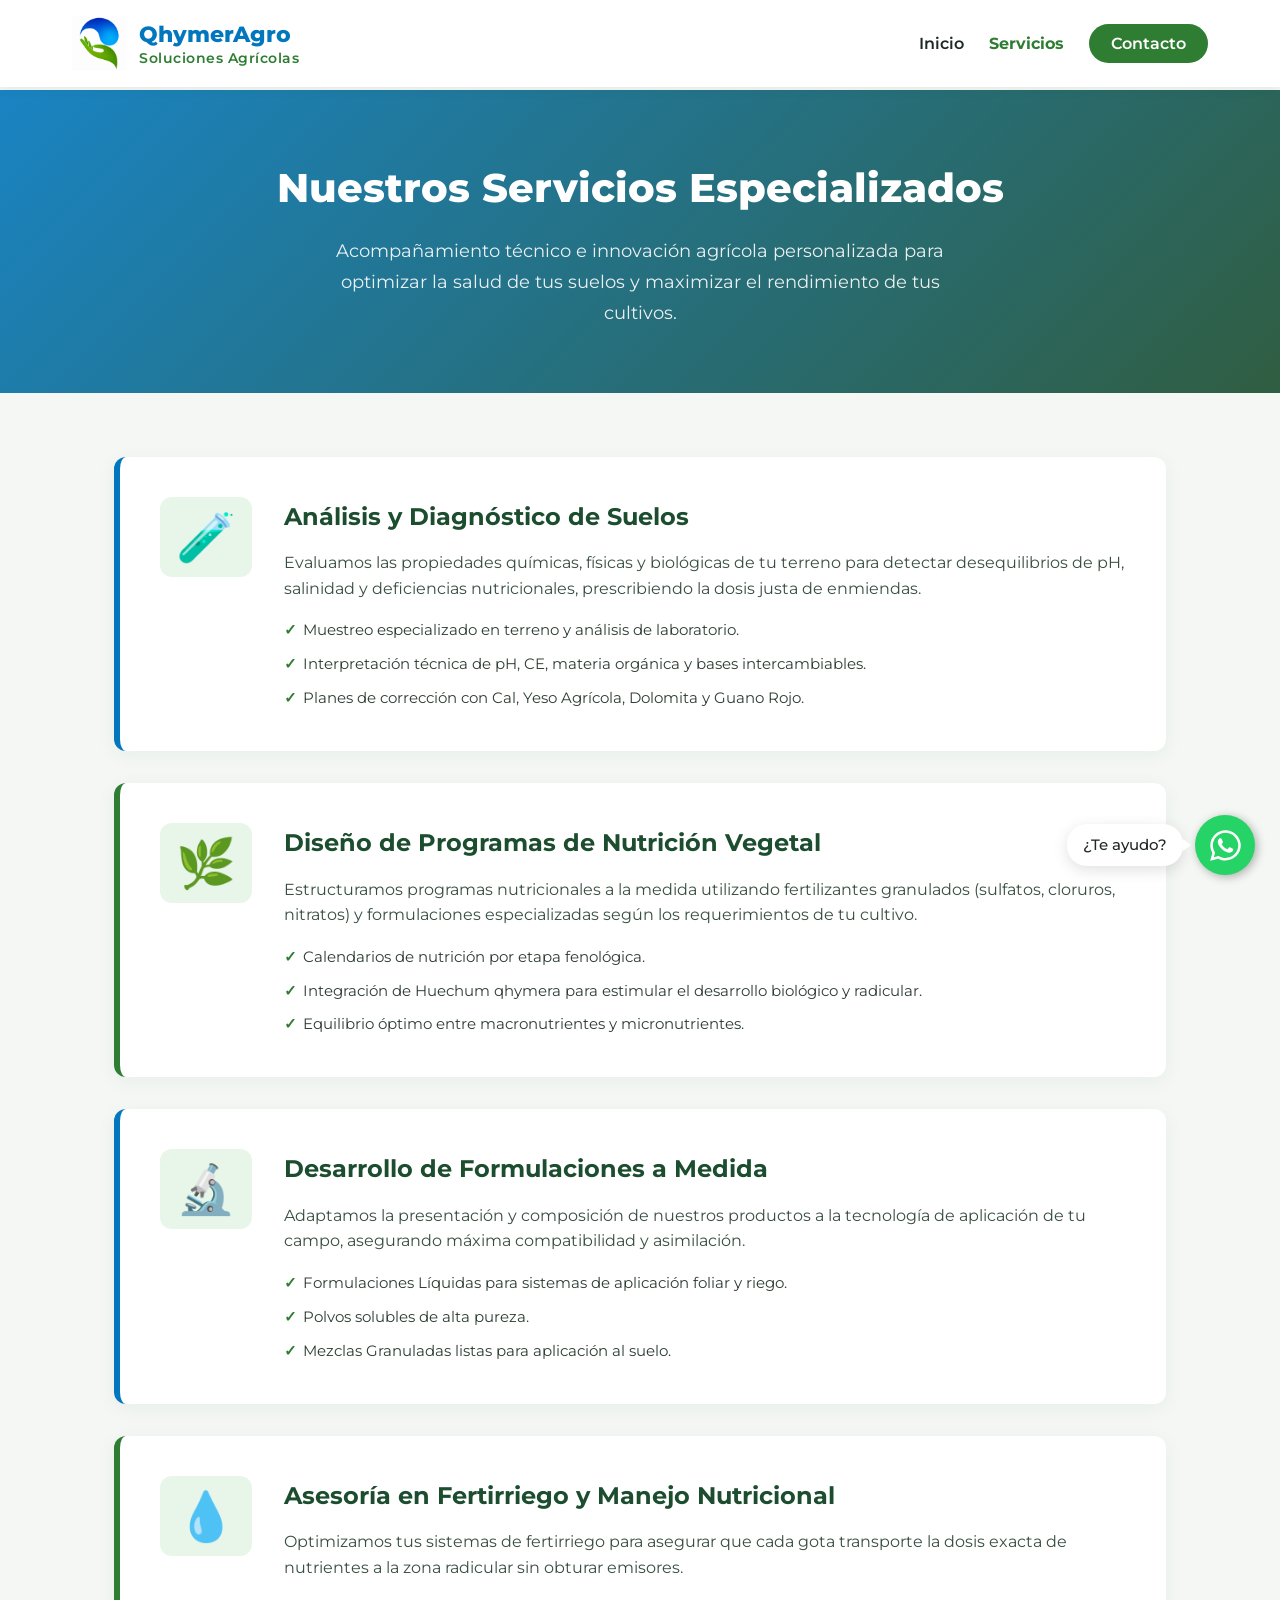
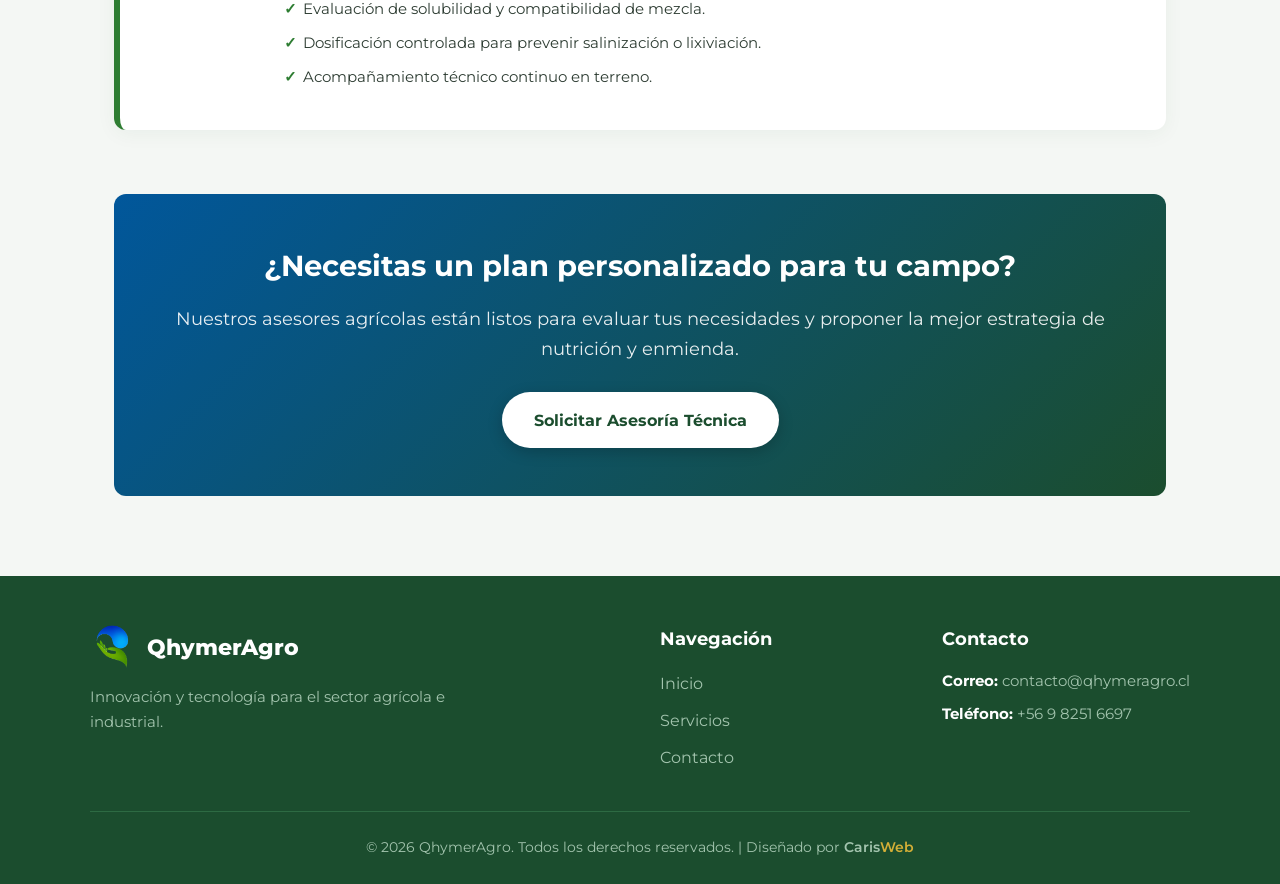
<file: servicios.html>
<!DOCTYPE html>
<html lang="es">
<head>
    <meta charset="UTF-8">
    <meta name="viewport" content="width=device-width, initial-scale=1.0">
    <title>Servicios Especializados - QhymerAgro</title>

    <!-- Meta etiquetas Open Graph (WhatsApp, Facebook, Instagram, LinkedIn) -->
    <meta property="og:type" content="website">
    <meta property="og:url" content="https://www.qhymeraagro.com/servicios.html">
    <meta property="og:title" content="Servicios Especializados - QhymerAgro">
    <meta property="og:description" content="Asesoría técnica, análisis de suelo, planes de corrección con enmiendas y programas de fertilización especializada para tu campo.">
    <meta property="og:image" content="https://www.qhymeraagro.com/img/Logo1.png">
    <meta property="og:image:secure_url" content="https://www.qhymeraagro.com/img/Logo1.png">
    <meta property="og:image:type" content="image/png">
    <meta property="og:image:width" content="1254">
    <meta property="og:image:height" content="1254">

    <!-- Meta etiquetas para Twitter / X -->
    <meta name="twitter:card" content="summary_large_image">
    <meta name="twitter:url" content="https://www.qhymeraagro.com/servicios.html">
    <meta name="twitter:title" content="Servicios Especializados - QhymerAgro">
    <meta name="twitter:description" content="Asesoría técnica, análisis de suelo, planes de corrección con enmiendas y programas de fertilización especializada.">
    <meta name="twitter:image" content="https://www.qhymeraagro.com/img/Logo1.png">

    <!-- Estilos, Fuentes y Favicon -->
    <link href="https://fonts.googleapis.com/css2?family=Roboto:wght@300;400;500;700&display=swap" rel="stylesheet">
    <link rel="stylesheet" href="styles.css">
    <link rel="icon" type="image/png" href="img/favicon.png?v=2">
</head>
<body>

    <!-- Header / Navegación -->
    <header>
        <div class="nav-container">
            <a href="index.html" class="logo-container">
                <img src="img/Logo.png" alt="Logo QhymerAgro">
                <div class="brand-text">
                    <span class="brand-name">QhymerAgro</span>
                    <span class="brand-subtitle">Soluciones Agrícolas</span>
                </div>
            </a>
            <nav aria-label="Navegación principal">
                <ul>
                    <li><a href="index.html#inicio">Inicio</a></li>
                    <li><a href="servicios.html" class="active">Servicios</a></li>
                    <li><a href="index.html#contacto" class="nav-btn">Contacto</a></li>
                </ul>
            </nav>
        </div>
    </header>

    <!-- Header / Hero de la Subpágina -->
    <section class="page-header">
        <h1>Nuestros Servicios Especializados</h1>
        <p>Acompañamiento técnico e innovación agrícola personalizada para optimizar la salud de tus suelos y maximizar el rendimiento de tus cultivos.</p>
    </section>

    <!-- Detalle de Servicios -->
    <main class="section-container">
        <div class="services-detail-grid">
            
            <!-- Servicio 1 -->
            <article class="service-detail-card">
                <div class="service-icon" aria-hidden="true">🧪</div>
                <div class="service-info">
                    <h2>Análisis y Diagnóstico de Suelos</h2>
                    <p>Evaluamos las propiedades químicas, físicas y biológicas de tu terreno para detectar desequilibrios de pH, salinidad y deficiencias nutricionales, prescribiendo la dosis justa de enmiendas.</p>
                    <ul class="service-features">
                        <li>Muestreo especializado en terreno y análisis de laboratorio.</li>
                        <li>Interpretación técnica de pH, CE, materia orgánica y bases intercambiables.</li>
                        <li>Planes de corrección con Cal, Yeso Agrícola, Dolomita y Guano Rojo.</li>
                    </ul>
                </div>
            </article>

            <!-- Servicio 2 -->
            <article class="service-detail-card">
                <div class="service-icon" aria-hidden="true">🌿</div>
                <div class="service-info">
                    <h2>Diseño de Programas de Nutrición Vegetal</h2>
                    <p>Estructuramos programas nutricionales a la medida utilizando fertilizantes granulados (sulfatos, cloruros, nitratos) y formulaciones especializadas según los requerimientos de tu cultivo.</p>
                    <ul class="service-features">
                        <li>Calendarios de nutrición por etapa fenológica.</li>
                        <li>Integración de Huechum qhymera para estimular el desarrollo biológico y radicular.</li>
                        <li>Equilibrio óptimo entre macronutrientes y micronutrientes.</li>
                    </ul>
                </div>
            </article>

            <!-- Servicio 3 -->
            <article class="service-detail-card">
                <div class="service-icon" aria-hidden="true">🔬</div>
                <div class="service-info">
                    <h2>Desarrollo de Formulaciones a Medida</h2>
                    <p>Adaptamos la presentación y composición de nuestros productos a la tecnología de aplicación de tu campo, asegurando máxima compatibilidad y asimilación.</p>
                    <ul class="service-features">
                        <li>Formulaciones Líquidas para sistemas de aplicación foliar y riego.</li>
                        <li>Polvos solubles de alta pureza.</li>
                        <li>Mezclas Granuladas listas para aplicación al suelo.</li>
                    </ul>
                </div>
            </article>

            <!-- Servicio 4 -->
            <article class="service-detail-card">
                <div class="service-icon" aria-hidden="true">💧</div>
                <div class="service-info">
                    <h2>Asesoría en Fertirriego y Manejo Nutricional</h2>
                    <p>Optimizamos tus sistemas de fertirriego para asegurar que cada gota transporte la dosis exacta de nutrientes a la zona radicular sin obturar emisores.</p>
                    <ul class="service-features">
                        <li>Evaluación de solubilidad y compatibilidad de mezcla.</li>
                        <li>Dosificación controlada para prevenir salinización o lixiviación.</li>
                        <li>Acompañamiento técnico continuo en terreno.</li>
                    </ul>
                </div>
            </article>

        </div>

        <!-- Banner de Llamado a la Acción -->
        <div class="services-cta">
            <h2>¿Necesitas un plan personalizado para tu campo?</h2>
            <p>Nuestros asesores agrícolas están listos para evaluar tus necesidades y proponer la mejor estrategia de nutrición y enmienda.</p>
            <a href="index.html#contacto" class="cta-btn">Solicitar Asesoría Técnica</a>
        </div>
    </main>

    <!-- Botón Flotante de WhatsApp -->
    <div class="whatsapp-container">
        <div class="whatsapp-tooltip">¿Te ayudo?</div>
        <a href="https://wa.me/+569?text=Hola,%20quisiera%20recibir%20asesor%C3%ADa%20sobre%20sus%20servicios%20y%20productos" class="whatsapp-float" target="_blank" rel="noopener noreferrer" title="Contactar por WhatsApp">
            <svg xmlns="http://www.w3.org/2000/svg" viewBox="0 0 448 512" aria-hidden="true">
                <path fill="currentColor" d="M380.9 97.1C339 55.1 283.2 32 223.9 32c-122.4 0-222 99.6-222 222 0 39.1 10.2 77.3 29.6 111L0 480l117.7-30.9c32.4 17.7 68.9 27 106.1 27h.1c122.3 0 224.1-99.6 224.1-222 0-59.3-25.2-115-67.1-157zm-157 341.6c-33.2 0-65.7-8.9-94-25.7l-6.7-4-69.8 18.3 18.6-68.1-4.4-7c-18.5-29.4-28.2-63.3-28.2-98.2 0-101.7 82.8-184.5 184.6-184.5 49.3 0 95.6 19.2 130.4 54.1 34.8 34.9 56.2 81.2 56.1 130.5 0 101.8-84.9 184.6-186.6 184.6zm101.2-138.2c-5.5-2.8-32.8-16.2-37.9-18-5.1-1.9-8.8-2.8-12.5 2.8-3.7 5.6-14.3 18-17.6 21.8-3.2 3.7-6.5 4.2-12 1.4-32.6-16.3-54-29.1-75.5-66-5.7-9.8 5.7-9.1 16.3-30.3 1.8-3.7.9-6.9-.5-9.7-1.4-2.8-12.5-30.1-17.1-41.2-4.5-10.8-9.1-9.3-12.5-9.5-3.2-.2-6.9-.2-10.6-.2-3.7 0-9.7 1.4-14.8 6.9-5.1 5.6-19.4 19-19.4 46.3 0 27.3 19.9 53.7 22.6 57.4 2.8 3.7 39.1 59.7 94.8 83.8 35.2 15.2 49 16.5 66.6 13.9 10.7-1.6 32.8-13.4 37.4-26.4 4.6-13 4.6-24.1 3.2-26.4-1.3-2.5-5-3.9-10.5-6.6z"/>
            </svg>
        </a>
    </div>

 <!-- Footer -->
    <footer>
        <div class="footer-container">
            <div class="footer-brand">
                <a href="/" class="footer-brand-header">
                    <img src="img/Logo1.png" alt="Logo QhymerAgro">
                    <span class="footer-brand-name">QhymerAgro</span>
                </a>
                <p>Innovación y tecnología para el sector agrícola e industrial.</p>
            </div>
            <div class="footer-links">
                <h3>Navegación</h3>
                <ul>
                    <li><a href="#inicio">Inicio</a></li>
                    <li><a href="/servicios">Servicios</a></li>
                    <li><a href="#contacto">Contacto</a></li>
                </ul>
            </div>
            <div class="footer-contact">
                <h3>Contacto</h3>
                <ul>
                    <li>
                        <strong>Correo:</strong> 
                        <a href="mailto:contacto@qhymeragro.com">contacto@qhymeragro.cl</a>
                    </li>
                    <li>
                        <strong>Teléfono:</strong> 
                        <a href="tel:+56982516697">+56 9 8251 6697</a>
                    </li>
                </ul>
            </div>
        </div>
        <div class="footer-bottom">
            <p>&copy; 2026 QhymerAgro. Todos los derechos reservados. | Diseñado por <a href="https://www.instagram.com/fcarisweb/" target="_blank" rel="noopener noreferrer" class="creator-link">Caris<span style="color: #d4af37;">Web</span></a></p>
        </div>
    </footer>

    <script src="script.js"></script>
</body>
</html>
</file>
<file: styles.css>
@import url('https://fonts.googleapis.com/css2?family=Montserrat:wght@400;600;700;800&family=Roboto:wght@400;500;700&display=swap');

:root {
    /* Paleta de colores orgánicos y naturales extraída del logo */
    --primary-green: #2e7d32;   /* Verde hoja agrícola brillante */
    --dark-green: #1b4d2e;      /* Verde boscoso profundo */
    --light-green: #e8f5e9;     /* Fondo suave con tinte natural */
    --primary-blue: #0277bd;    /* Azul agua/orgánico del texto del logo */
    --dark-blue: #01579b;       /* Azul marino profundo */
    --text-color: #1e2923;      /* Verde oscuro casi negro para texto legible */
    --bg-light: #f4f7f4;        /* Fondo claro con matiz verde suave */
    --white: #ffffff;
    --earth-accent: #6d4c41;   /* Acento tono tierra */
}

* {
    margin: 0;
    padding: 0;
    box-sizing: border-box;
    font-family: 'Montserrat', 'Roboto', sans-serif;
}

html {
    scroll-behavior: smooth;
}

body {
    color: var(--text-color);
    background-color: var(--bg-light);
    line-height: 1.7;
    padding-top: 90px; /* Compensación para el header fijo */
}

/* Header / Navegación Fija */
header {
    background-color: var(--white);
    box-shadow: 0 2px 10px rgba(27, 77, 46, 0.08);
    position: fixed;
    top: 0;
    left: 0;
    width: 100%;
    z-index: 1000;
}

.nav-container {
    max-width: 1200px;
    margin: 0 auto;
    display: flex;
    justify-content: space-between;
    align-items: center;
    padding: 1rem 2rem;
}

.logo-container {
    display: flex;
    align-items: center;
    gap: 12px;
    text-decoration: none;
}

.logo-container img {
    height: 55px;
    width: auto;
    object-fit: contain;
}

/* Contenedor apilado para Título + Subtítulo */
.brand-text {
    display: flex;
    flex-direction: column;
    justify-content: center;
    line-height: 1.2;
}

.brand-name {
    font-size: 1.4rem;
    font-weight: 800;
    color: var(--primary-blue);
}

.brand-subtitle {
    font-size: 0.85rem;
    font-weight: 600;
    color: var(--primary-green);
    letter-spacing: 0.5px;
    margin-top: 2px;
}

nav ul {
    display: flex;
    list-style: none;
    gap: 25px;
    align-items: center;
}

nav a {
    text-decoration: none;
    color: var(--text-color);
    font-weight: 600;
    transition: color 0.3s ease;
}

nav a:hover {
    color: var(--primary-green);
}

nav ul li a.active {
    color: var(--primary-green);
    font-weight: 700;
}

nav ul li .nav-btn {
    background-color: var(--primary-green);
    color: var(--white);
    padding: 10px 22px;
    border-radius: 25px;
    transition: background-color 0.3s ease, transform 0.2s ease;
}

nav ul li .nav-btn:hover {
    background-color: var(--dark-green);
    color: var(--white);
    transform: translateY(-2px);
}

/* Hero Banner */
.hero {
    background: linear-gradient(135deg, rgba(2, 119, 189, 0.85), rgba(27, 77, 46, 0.88)), 
                url('https://images.unsplash.com/photo-1500382017468-9049fed747ef?auto=format&fit=crop&w=1600&q=80') center/cover no-repeat;
    color: var(--white);
    text-align: center;
    padding: 6rem 1.5rem;
}

.hero h1 {
    font-size: 2.7rem;
    margin-bottom: 1rem;
    font-weight: 800;
}

.hero p {
    font-size: 1.25rem;
    max-width: 750px;
    margin: 0 auto;
    opacity: 0.95;
}

.hero-buttons {
    display: flex;
    justify-content: center;
    gap: 15px;
    margin-top: 2rem;
    flex-wrap: wrap;
}

.hero-btn {
    text-decoration: none;
    padding: 0.85rem 2rem;
    border-radius: 30px;
    font-weight: 600;
    font-size: 1rem;
    transition: transform 0.3s ease, background-color 0.3s ease, color 0.3s ease, box-shadow 0.3s ease;
    box-shadow: 0 4px 12px rgba(0, 0, 0, 0.2);
}

.btn-mision, .btn-vision {
    background-color: var(--primary-green);
    color: var(--white);
    border: 2px solid var(--primary-green);
}

.btn-mision:hover, .btn-vision:hover {
    background-color: var(--dark-green);
    border-color: var(--dark-green);
    color: var(--white);
    transform: translateY(-3px);
}

/* Subpáginas Header */
.page-header {
    background: linear-gradient(135deg, rgba(2, 119, 189, 0.9), rgba(27, 77, 46, 0.9)),
                url('https://images.unsplash.com/photo-1500382017468-9049fed747ef?auto=format&fit=crop&w=1600&q=80') center/cover no-repeat;
    color: var(--white);
    text-align: center;
    padding: 4rem 1.5rem;
}

.page-header h1 {
    font-size: 2.5rem;
    margin-bottom: 0.8rem;
    font-weight: 800;
}

.page-header p {
    font-size: 1.15rem;
    max-width: 650px;
    margin: 0 auto;
    opacity: 0.9;
}

/* Carrusel de Fotos */
.carousel-section {
    max-width: 1100px;
    margin: 3rem auto 1rem auto;
    padding: 0 1.5rem;
}

.carousel-container {
    position: relative;
    width: 100%;
    aspect-ratio: 3 / 2;
    overflow: hidden;
    border-radius: 12px;
    box-shadow: 0 4px 20px rgba(27, 77, 46, 0.12);
}

.carousel-slide {
    position: absolute;
    top: 0;
    left: 0;
    width: 100%;
    height: 100%;
    opacity: 0;
    transition: opacity 0.8s ease-in-out;
}

.carousel-slide.active {
    opacity: 1;
}

.carousel-slide img {
    width: 100%;
    height: 100%;
    object-fit: cover;
}

.carousel-caption {
    position: absolute;
    bottom: 0;
    left: 0;
    right: 0;
    background: linear-gradient(transparent, rgba(27, 77, 46, 0.85));
    color: var(--white);
    padding: 2rem 1.5rem 1rem 1.5rem;
    font-size: 1.1rem;
}

.carousel-btn {
    position: absolute;
    top: 50%;
    transform: translateY(-50%);
    background: rgba(27, 77, 46, 0.6);
    color: var(--white);
    border: none;
    width: 45px;
    height: 45px;
    border-radius: 50%;
    cursor: pointer;
    font-size: 1.2rem;
    transition: background 0.3s;
    z-index: 10;
}

.carousel-btn:hover {
    background: rgba(27, 77, 46, 0.9);
}

.prev-btn { left: 15px; }
.next-btn { right: 15px; }

.carousel-dots {
    position: absolute;
    bottom: 15px;
    left: 50%;
    transform: translateX(-50%);
    display: flex;
    gap: 8px;
    z-index: 10;
}

.dot {
    width: 12px;
    height: 12px;
    background: rgba(255, 255, 255, 0.5);
    border-radius: 50%;
    cursor: pointer;
    transition: background 0.3s, transform 0.3s;
}

.dot.active {
    background: var(--white);
    transform: scale(1.2);
}

/* Layout General & Secciones */
.container,
.section-container {
    max-width: 1100px;
    margin: 4rem auto;
    padding: 0 1.5rem;
}

.section-title {
    text-align: center;
    margin-bottom: 2.5rem;
}

.section-title h2 {
    font-size: 2rem;
    color: var(--dark-green);
    margin-bottom: 0.5rem;
    font-weight: 800;
}

.section-title p {
    color: #4a6352;
    font-size: 1.05rem;
}

/* Tarjetas Informativas Generales */
.section-card,
.info-card {
    background-color: var(--white);
    border-radius: 12px;
    padding: 2.5rem;
    margin-bottom: 2.5rem;
    box-shadow: 0 4px 15px rgba(27, 77, 46, 0.05);
    border: 1px solid #d8e2dc;
    border-top: 5px solid var(--primary-green);
    overflow: hidden;
}

.section-card.blue-border,
.info-card.blue-border {
    border-top-color: var(--primary-blue);
}

.section-card h2, .section-card h3,
.info-card h2, .info-card h3 {
    color: var(--dark-green);
    font-size: 1.6rem;
    margin-bottom: 1rem;
    font-weight: 700;
}

.section-card p,
.info-card p {
    color: #384e40;
    font-size: 1.05rem;
    margin-bottom: 1rem;
}

.section-card ul,
.info-card ul {
    margin-left: 1.5rem;
    margin-top: 0.8rem;
    color: #384e40;
}

.section-card ul li,
.info-card ul li {
    margin-bottom: 0.5rem;
}

/* Encabezados de Categoría de Productos */
.category-header {
    margin: 2.5rem 0 1.2rem 0;
    border-bottom: 2px solid #d8e2dc;
    padding-bottom: 0.5rem;
}

.category-header h3 {
    font-size: 1.35rem;
    color: var(--primary-blue);
    font-weight: 700;
    margin: 0;
}

/* Estilos de la Sección Productos */
.products-banner-container {
    text-align: center;
    margin-bottom: 2rem;
    width: 100%;
}

.products-banner-container img {
    width: 100%;
    max-height: 350px;
    object-fit: cover;
    border-radius: 12px;
    box-shadow: 0 4px 15px rgba(27, 77, 46, 0.1);
}

.products-description {
    margin-top: 3rem;
    background: var(--white);
    padding: 2rem;
    border-radius: 12px;
    box-shadow: 0 4px 15px rgba(27, 77, 46, 0.05);
    border-top: 4px solid var(--primary-green);
}

.products-description h3 {
    color: var(--dark-green);
    margin-bottom: 0.8rem;
    font-size: 1.3rem;
}

.products-description p {
    color: #384e40;
    line-height: 1.7;
    font-size: 1.05rem;
}

/* Catálogo de Productos Individuales (Escritorio) */
.products-catalog-grid {
    display: grid;
    grid-template-columns: repeat(4, 1fr);
    gap: 1.2rem;
    padding: 0.5rem 0 1.5rem 0;
}

.product-item-card {
    background: var(--white);
    border-radius: 10px;
    overflow: hidden;
    box-shadow: 0 4px 12px rgba(27, 77, 46, 0.06);
    transition: transform 0.2s ease, box-shadow 0.2s ease;
    display: flex;
    flex-direction: column;
    justify-content: space-between;
    border: 1px solid #d8e2dc;
}

.product-item-card:hover {
    transform: translateY(-4px);
    box-shadow: 0 8px 20px rgba(27, 77, 46, 0.12);
}

.product-item-card.featured-product {
    border: 2px solid var(--primary-green);
}

.product-img-wrapper {
    position: relative;
    width: 100%;
    height: 150px;
    background-color: var(--light-green);
}

.product-img-wrapper img {
    width: 100%;
    height: 100%;
    object-fit: cover;
}

.product-badge {
    position: absolute;
    top: 8px;
    right: 8px;
    background: rgba(27, 77, 46, 0.85);
    color: var(--white);
    font-size: 0.65rem;
    padding: 3px 7px;
    border-radius: 4px;
    text-transform: uppercase;
    font-weight: 600;
}

.product-badge.badge-star {
    background: #d97706;
    font-weight: 700;
}

.product-info {
    padding: 0.8rem;
    display: flex;
    flex-direction: column;
    flex-grow: 1;
}

.product-title {
    font-size: 0.95rem;
    font-weight: 700;
    color: var(--dark-green);
    margin-bottom: 0.4rem;
}

.product-description {
    font-size: 0.8rem;
    color: #384e40;
    line-height: 1.35;
    margin-bottom: 0.8rem;
    flex-grow: 1;
}

.product-btn {
    display: block;
    text-align: center;
    background-color: var(--primary-green);
    color: var(--white);
    padding: 0.45rem 0.5rem;
    border-radius: 6px;
    text-decoration: none;
    font-size: 0.8rem;
    font-weight: 600;
    transition: background-color 0.2s ease;
}

.product-btn:hover {
    background-color: var(--dark-green);
}

/* Tarjetas (Misión, Visión, Generales) */
.grid-cards {
    display: grid;
    grid-template-columns: repeat(auto-fit, minmax(300px, 1fr));
    gap: 2.5rem;
}

.card {
    background: var(--white);
    padding: 2.5rem;
    border-radius: 12px;
    box-shadow: 0 4px 20px rgba(27, 77, 46, 0.05);
    transition: transform 0.3s ease, box-shadow 0.3s ease;
    border-top: 6px solid var(--primary-green);
}

.card.vision-card {
    border-top-color: var(--primary-blue);
}

.card.featured-card {
    border-top-color: #8d6e63;
    background: linear-gradient(to bottom, #ffffff, #fcfaf8);
}

.card:hover {
    transform: translateY(-5px);
    box-shadow: 0 8px 30px rgba(27, 77, 46, 0.12);
}

.card-icon {
    font-size: 2.5rem;
    margin-bottom: 1rem;
    display: inline-block;
}

.card h2 {
    font-size: 1.6rem;
    margin-bottom: 1rem;
    color: var(--dark-green);
}

.card p {
    color: #384e40;
    font-size: 1.05rem;
    margin-bottom: 1rem;
}

.card ul {
    margin-left: 1.2rem;
    color: #384e40;
}

/* Sobre la Empresa */
.about-content {
    background-color: var(--white);
    padding: 2.5rem;
    border-radius: 12px;
    box-shadow: 0 4px 20px rgba(27, 77, 46, 0.05);
    border-left: 5px solid var(--primary-green);
    font-size: 1.1rem;
    line-height: 1.8;
}

/* Beneficios Grid */
.benefits-grid {
    display: grid;
    grid-template-columns: repeat(auto-fit, minmax(240px, 1fr));
    gap: 1.5rem;
}

.benefit-item {
    background: var(--white);
    padding: 2rem;
    border-radius: 12px;
    box-shadow: 0 4px 15px rgba(27, 77, 46, 0.05);
    text-align: center;
    transition: transform 0.3s ease;
}

.benefit-item:hover {
    transform: translateY(-5px);
}

.benefit-icon {
    font-size: 2.5rem;
    margin-bottom: 1rem;
}

.benefit-item h3 {
    margin-bottom: 0.5rem;
    color: var(--dark-green);
}

.benefit-item p {
    color: #4a6352;
    font-size: 0.95rem;
}

/* Cultivos Atendidos */
.crops-grid {
    display: grid;
    grid-template-columns: repeat(auto-fit, minmax(200px, 1fr));
    gap: 1.5rem;
}

.crop-card {
    background: var(--white);
    padding: 1.5rem;
    border-radius: 12px;
    text-align: center;
    border: 1px solid #d8e2dc;
    transition: border-color 0.3s ease, box-shadow 0.3s ease;
}

.crop-card:hover {
    border-color: var(--primary-green);
    box-shadow: 0 4px 15px rgba(46, 125, 50, 0.15);
}

.crop-emoji {
    font-size: 2.5rem;
    display: block;
    margin-bottom: 0.5rem;
}

.crop-card h3 {
    font-size: 1.1rem;
    color: var(--dark-green);
}

/* Preguntas Frecuentes (Accordion) */
.faq-container {
    max-width: 800px;
    margin: 0 auto;
    display: flex;
    flex-direction: column;
    gap: 1rem;
}

.faq-item {
    background: var(--white);
    border-radius: 8px;
    box-shadow: 0 2px 10px rgba(27, 77, 46, 0.04);
    border: 1px solid #d8e2dc;
    overflow: hidden;
}

.faq-question {
    padding: 1.2rem;
    font-size: 1.05rem;
    font-weight: 600;
    color: var(--dark-green);
    cursor: pointer;
    list-style: none;
    display: flex;
    justify-content: space-between;
    align-items: center;
}

.faq-question::-webkit-details-marker {
    display: none;
}

.faq-question::after {
    content: '+';
    font-size: 1.4rem;
    color: var(--primary-green);
    transition: transform 0.3s ease;
}

details[open] .faq-question::after {
    content: '−';
}

.faq-answer {
    padding: 0 1.2rem 1.2rem 1.2rem;
    color: #384e40;
    line-height: 1.6;
}

/* Subpágina Servicios */
.services-detail-grid {
    display: flex;
    flex-direction: column;
    gap: 2rem;
    margin-top: 2rem;
}

.service-detail-card {
    background: var(--white);
    border-radius: 12px;
    padding: 2.5rem;
    display: flex;
    gap: 2rem;
    align-items: flex-start;
    box-shadow: 0 4px 20px rgba(27, 77, 46, 0.05);
    border-left: 6px solid var(--primary-blue);
    transition: transform 0.3s ease, box-shadow 0.3s ease;
}

.service-detail-card:nth-child(even) {
    border-left-color: var(--primary-green);
}

.service-detail-card:hover {
    transform: translateY(-4px);
    box-shadow: 0 8px 25px rgba(27, 77, 46, 0.1);
}

.service-icon {
    font-size: 3rem;
    background-color: var(--light-green);
    padding: 1rem;
    border-radius: 12px;
    line-height: 1;
}

.service-info h2 {
    font-size: 1.5rem;
    color: var(--dark-green);
    margin-bottom: 0.8rem;
}

.service-info p {
    color: #384e40;
    margin-bottom: 1rem;
    line-height: 1.6;
}

.service-features {
    list-style: none;
    display: flex;
    flex-direction: column;
    gap: 0.5rem;
}

.service-features li {
    font-size: 0.95rem;
    color: #2e3d33;
    position: relative;
    padding-left: 1.2rem;
}

.service-features li::before {
    content: "✓";
    position: absolute;
    left: 0;
    color: var(--primary-green);
    font-weight: bold;
}

.services-cta {
    background: linear-gradient(135deg, var(--dark-blue), var(--dark-green));
    color: var(--white);
    border-radius: 12px;
    padding: 3rem 2rem;
    text-align: center;
    margin-top: 4rem;
}

.services-cta h2 {
    font-size: 1.8rem;
    margin-bottom: 0.8rem;
}

.services-cta p {
    font-size: 1.1rem;
    margin-bottom: 1.8rem;
    opacity: 0.9;
}

.cta-btn {
    display: inline-block;
    background-color: var(--white);
    color: var(--dark-green);
    text-decoration: none;
    padding: 0.9rem 2rem;
    border-radius: 30px;
    font-weight: 700;
    transition: transform 0.3s ease, background-color 0.3s ease;
    box-shadow: 0 4px 15px rgba(0,0,0,0.2);
}

.cta-btn:hover {
    transform: translateY(-3px);
    background-color: var(--light-green);
}

/* Formulario de Contacto */
.contact-section {
    background-color: var(--white);
    max-width: 800px;
    margin: 4rem auto 2rem auto;
    padding: 3rem 2rem;
    border-radius: 12px;
    box-shadow: 0 4px 20px rgba(27, 77, 46, 0.08);
}

.contact-section h2 {
    text-align: center;
    color: var(--dark-green);
    font-size: 2rem;
    margin-bottom: 0.5rem;
}

.contact-section p {
    text-align: center;
    color: #4a6352;
    margin-bottom: 2rem;
}

.contact-form {
    display: flex;
    flex-direction: column;
    gap: 1.2rem;
}

.form-group {
    display: flex;
    flex-direction: column;
    gap: 0.5rem;
}

.form-group label {
    font-weight: 600;
    color: var(--text-color);
    font-size: 0.95rem;
}

.form-group input,
.form-group textarea {
    width: 100%;
    padding: 0.8rem 1rem;
    border: 1px solid #c2d4c8;
    border-radius: 8px;
    font-size: 1rem;
    outline: none;
    transition: border-color 0.3s ease, box-shadow 0.3s ease;
}

.form-group input:focus,
.form-group textarea:focus {
    border-color: var(--primary-green);
    box-shadow: 0 0 0 3px rgba(46, 125, 50, 0.15);
}

.submit-btn {
    background-color: var(--primary-green);
    color: var(--white);
    border: none;
    padding: 0.9rem;
    border-radius: 8px;
    font-size: 1rem;
    font-weight: 700;
    cursor: pointer;
    transition: background-color 0.3s ease, transform 0.2s ease;
    margin-top: 0.5rem;
}

.submit-btn:hover {
    background-color: var(--dark-green);
    transform: translateY(-2px);
}

/* Botón Flotante de WhatsApp */
.whatsapp-container {
    position: fixed;
    bottom: 25px;
    right: 25px;
    display: flex;
    align-items: center;
    gap: 12px;
    z-index: 10000;
}

.whatsapp-tooltip {
    background-color: var(--white);
    color: var(--text-color);
    padding: 8px 16px;
    border-radius: 20px;
    font-size: 0.95rem;
    font-weight: 500;
    box-shadow: 0 4px 15px rgba(0, 0, 0, 0.12);
    position: relative;
    white-space: nowrap;
    animation: pulseTooltip 3s infinite ease-in-out;
}

.whatsapp-tooltip::after {
    content: '';
    position: absolute;
    right: -8px;
    top: 50%;
    transform: translateY(-50%);
    border-width: 6px 0 6px 8px;
    border-style: solid;
    border-color: transparent transparent transparent var(--white);
}

.whatsapp-float {
    width: 60px;
    height: 60px;
    background-color: #25d366;
    color: var(--white);
    border-radius: 50px;
    display: flex;
    align-items: center;
    justify-content: center;
    box-shadow: 2px 2px 10px rgba(0, 0, 0, 0.3);
    text-decoration: none;
    transition: transform 0.3s ease, background-color 0.3s ease;
}

.whatsapp-float:hover {
    transform: scale(1.1);
    background-color: #20ba5a;
}

.whatsapp-float svg {
    width: 35px;
    height: 35px;
    fill: var(--white);
}

@keyframes pulseTooltip {
    0%, 100% { transform: translateY(0); }
    50% { transform: translateY(-4px); }
}

/* Pie de Página (Footer Boscoso) */
footer {
    background-color: var(--dark-green);
    color: var(--white);
    padding: 3rem 1.5rem 1.5rem 1.5rem;
    margin-top: 5rem;
}

.footer-container {
    max-width: 1100px;
    margin: 0 auto;
    display: flex;
    justify-content: space-between;
    gap: 3rem;
    flex-wrap: wrap;
    margin-bottom: 2.5rem;
}

.footer-brand {
    max-width: 400px;
    display: flex;
    flex-direction: column;
    align-items: flex-start;
}

.footer-brand-header {
    display: flex;
    align-items: center;
    gap: 12px;
    text-decoration: none;
    margin-bottom: 1rem;
}

.footer-brand-header img {
    height: 45px;
    max-width: 150px;
    width: auto;
    object-fit: contain;
}

.footer-brand-name {
    font-size: 1.4rem;
    font-weight: 800;
    color: var(--white);
}

.footer-brand p {
    color: #a3c4ae;
    font-size: 0.95rem;
    line-height: 1.6;
    text-align: left;
}

.footer-links h3,
.footer-contact h3 {
    font-size: 1.1rem;
    margin-bottom: 1rem;
    color: var(--white);
}

.footer-links ul,
.footer-contact ul {
    list-style: none;
    display: flex;
    flex-direction: column;
    gap: 0.6rem;
    padding: 0;
}

.footer-contact li {
    color: #a3c4ae;
    font-size: 0.95rem;
    line-height: 1.5;
}

.footer-contact strong {
    color: var(--white);
}

.footer-links a,
.footer-contact a,
.footer-bottom a {
    color: #a3c4ae;
    text-decoration: none;
    transition: color 0.3s ease;
}

.footer-links a:hover,
.footer-contact a:hover {
    color: var(--white);
}

.footer-bottom {
    max-width: 1100px;
    margin: 0 auto;
    padding-top: 1.5rem;
    border-top: 1px solid #2d6a43;
    text-align: center;
}

.footer-bottom p {
    font-size: 0.88rem;
    color: #a3c4ae;
}
.creator-link {
    color: #d4af37;
    font-weight: 600;
    text-decoration: none;
    transition: color 0.3s ease, text-shadow 0.3s ease;
}

.creator-link:hover {
    color: #f5d77f;
    text-shadow: 0 0 8px rgba(212, 175, 55, 0.4);
}

/* Responsivo (Media Queries) */
@media (max-width: 1024px) {
    .products-catalog-grid {
        grid-template-columns: repeat(3, 1fr);
    }
}

@media (max-width: 768px) {
    body {
        padding-top: 130px;
    }

    .nav-container {
        flex-direction: column;
        gap: 1rem;
    }

    nav ul {
        flex-wrap: wrap;
        justify-content: center;
        gap: 12px;
    }
    
    .hero h1 {
        font-size: 2rem;
    }
    
    .carousel-container {
        height: 300px;
    }
    
    /* Configuración de Cuadrícula de Productos para Móvil: 2 productos por fila */
    .products-catalog-grid {
        grid-template-columns: repeat(2, 1fr);
        gap: 0.6rem;
    }

    .product-info {
        padding: 0.5rem;
    }

    .product-img-wrapper {
        height: 110px;
    }

    .product-title {
        font-size: 0.82rem;
    }

    .product-description {
        font-size: 0.7rem;
        display: -webkit-box;
        -webkit-line-clamp: 3;
        -webkit-box-orient: vertical;
        overflow: hidden;
    }

    .product-btn {
        padding: 0.35rem 0.3rem;
        font-size: 0.72rem;
    }

    .products-banner-container img {
        max-height: 220px;
    }

    .products-description {
        padding: 1.5rem;
        margin-top: 2rem;
    }

    .whatsapp-container {
        bottom: 15px;
        right: 15px;
        gap: 8px;
    }
    
    .whatsapp-float {
        width: 50px;
        height: 50px;
    }
    
    .whatsapp-float svg {
        width: 28px;
        height: 28px;
    }
    
    .whatsapp-tooltip {
        font-size: 0.85rem;
        padding: 6px 12px;
    }

    .service-detail-card {
        flex-direction: column;
        gap: 1rem;
        padding: 1.8rem;
    }
    
    .page-header h1 {
        font-size: 1.8rem;
    }
}
/* Estilos para los botones de filtrado */
.filter-buttons {
    display: flex;
    justify-content: center;
    flex-wrap: wrap;
    gap: 12px;
    margin-bottom: 30px;
}

.filter-btn {
    background-color: #f4f4f4;
    color: #333;
    border: 1px solid #ccc;
    padding: 10px 20px;
    border-radius: 25px;
    cursor: pointer;
    font-size: 0.95rem;
    font-weight: 500;
    transition: all 0.3s ease;
}

.filter-btn:hover {
    background-color: #e0e0e0;
}

.filter-btn.active {
    background-color: #2e7d32; /* Verde primario */
    color: #ffffff;
    border-color: #2e7d32;
    box-shadow: 0 4px 10px rgba(46, 125, 50, 0.2);
}

/* Transición suave para ocultar/mostrar tarjetas */
.product-item-card {
    transition: opacity 0.3s ease, transform 0.3s ease;
}

.product-item-card.hide {
    display: none !important;
}
/* Modal de Cotización */
.modal-overlay {
    position: fixed;
    top: 0;
    left: 0;
    width: 100%;
    height: 100%;
    background-color: rgba(0, 0, 0, 0.6);
    display: flex;
    justify-content: center;
    align-items: center;
    opacity: 0;
    visibility: hidden;
    pointer-events: none; /* AGREGADO: Evita bloquear clics cuando está oculto */
    transition: all 0.3s ease;
    z-index: 99999; /* AUMENTADO: Garantiza que quede encima de la barra superior */
}

.modal-overlay.active {
    opacity: 1;
    visibility: visible;
    pointer-events: auto; /* AGREGADO: Permite hacer clic cuando el modal está visible */
}

.modal-content {
    background-color: var(--white, #ffffff);
    padding: 2rem;
    border-radius: 12px;
    max-width: 420px;
    width: 90%;
    text-align: center;
    position: relative;
    box-shadow: 0 10px 25px rgba(0,0,0,0.2);
    transform: translateY(-20px);
    transition: transform 0.3s ease;
}

.modal-overlay.active .modal-content {
    transform: translateY(0);
}

.modal-close {
    position: absolute;
    top: 10px;
    right: 15px;
    background: none;
    border: none;
    font-size: 1.8rem;
    cursor: pointer;
    color: #666;
}

.modal-content h3 {
    color: var(--dark-green, #1b4332);
    margin-bottom: 0.5rem;
}

.modal-product-name {
    font-weight: 700;
    color: #2d6a43;
    margin-bottom: 1.5rem;
}

.modal-actions {
    display: flex;
    flex-direction: column;
    gap: 1rem;
}

.btn-option {
    display: flex;
    align-items: center;
    justify-content: center;
    gap: 10px;
    padding: 0.8rem 1.2rem;
    border-radius: 8px;
    text-decoration: none;
    font-weight: 600;
    transition: background-color 0.3s ease, transform 0.2s ease;
}

.btn-option:hover {
    transform: translateY(-2px);
}

.btn-whatsapp {
    background-color: #25d366;
    color: #ffffff;
}

.btn-whatsapp:hover {
    background-color: #1eb956;
}

.btn-email {
    background-color: var(--dark-green, #1b4332);
    color: #ffffff;
}

.btn-email:hover {
    background-color: #2d6a43;
}
</file>
